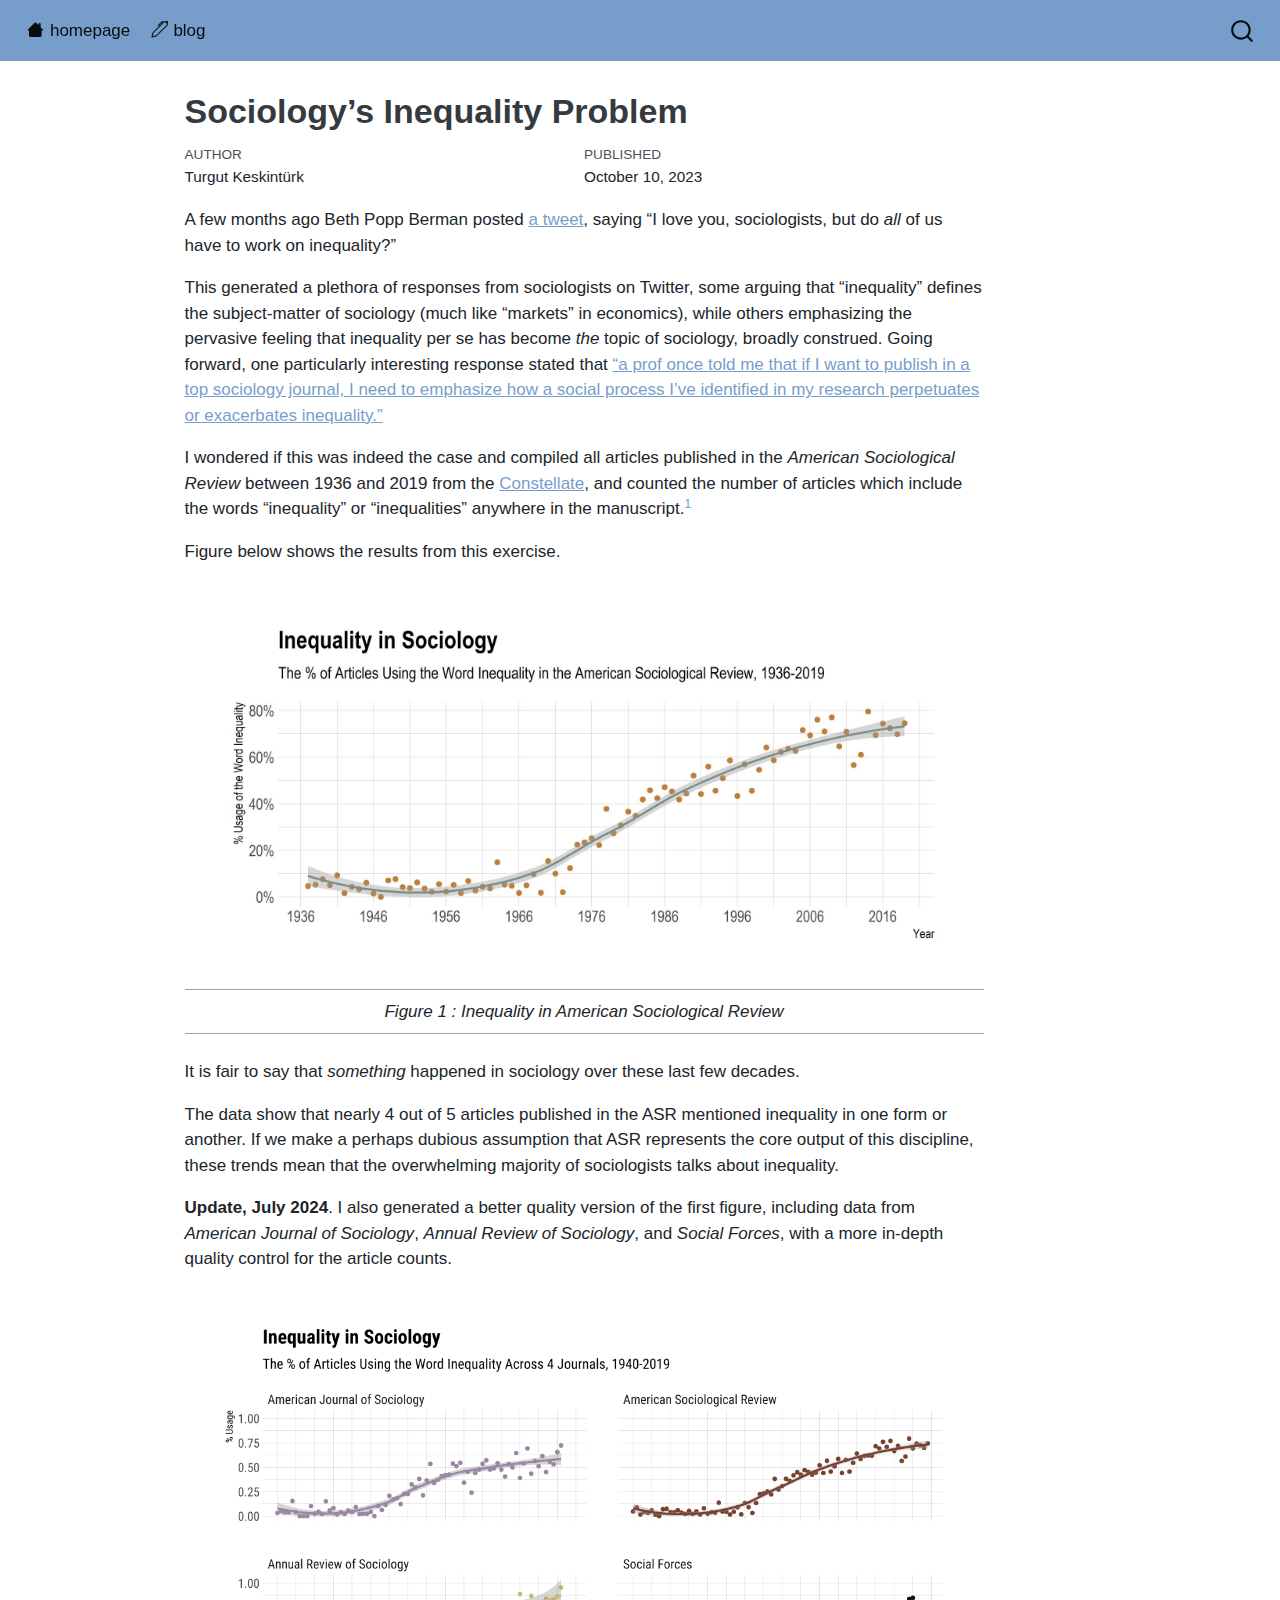
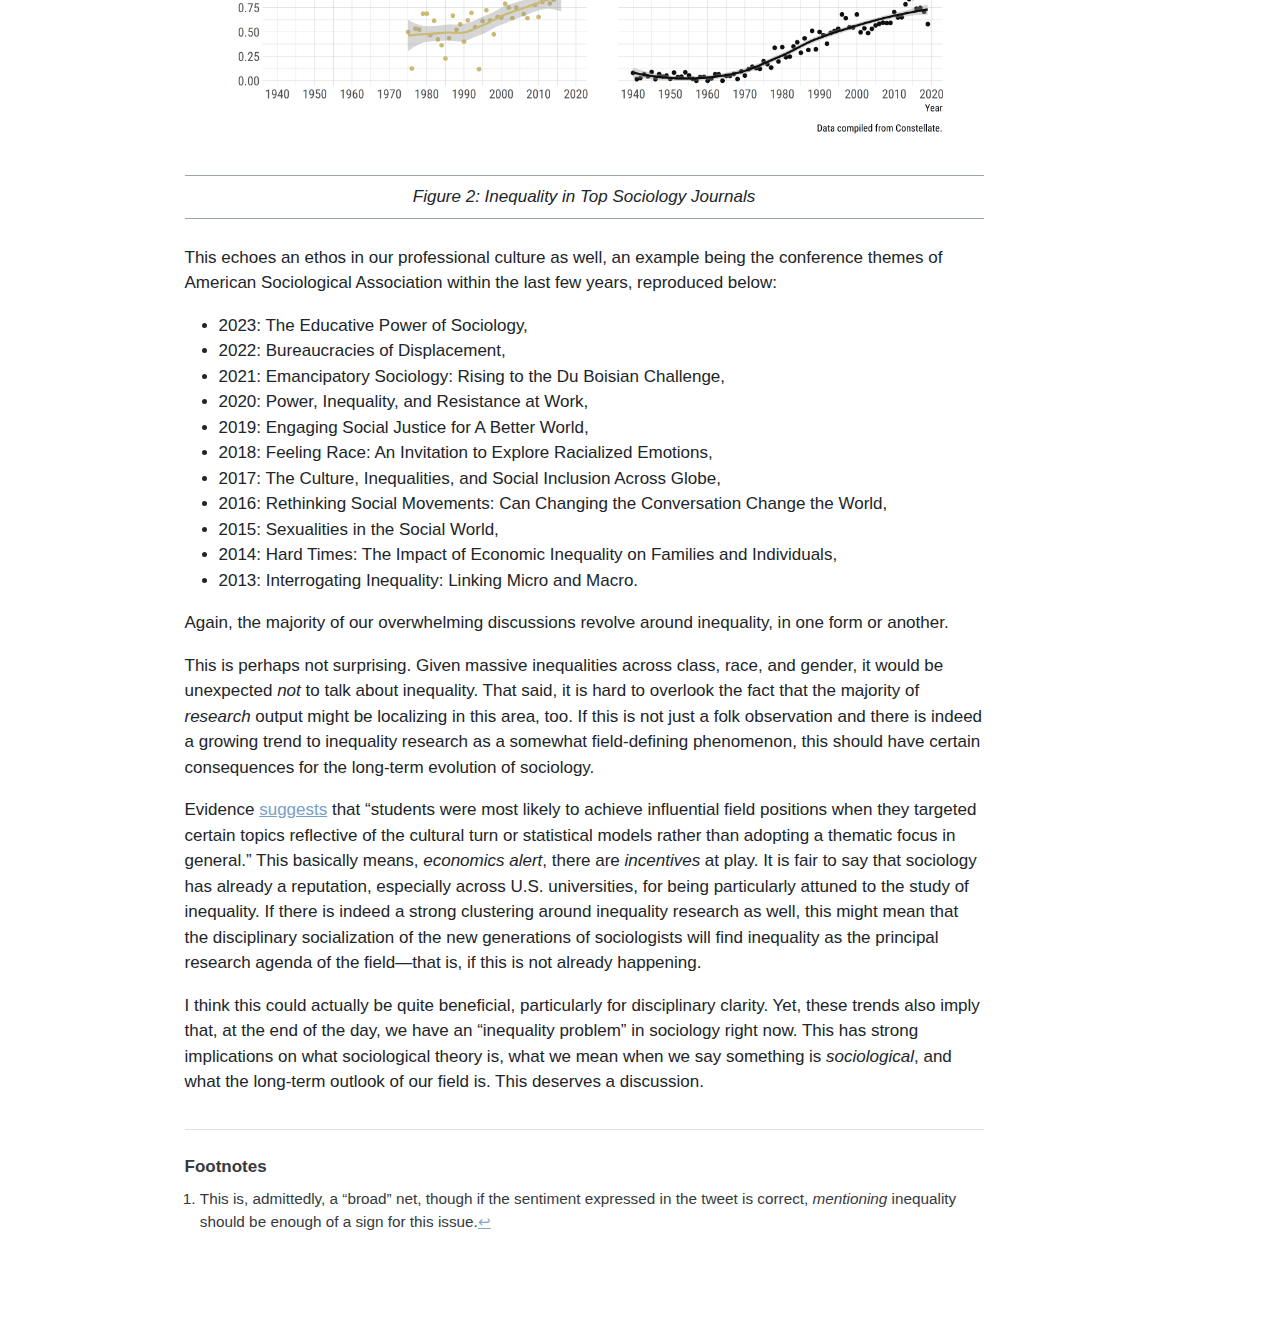
<file: docs/inequality/index.html>
<!DOCTYPE html>
<html xmlns="http://www.w3.org/1999/xhtml" lang="en" xml:lang="en"><head>

<meta charset="utf-8">
<meta name="generator" content="quarto-1.3.450">

<meta name="viewport" content="width=device-width, initial-scale=1.0, user-scalable=yes">

<meta name="author" content="Turgut Keskintürk">
<meta name="dcterms.date" content="2023-10-10">

<title>Blog - Sociology’s Inequality Problem</title>
<style>
code{white-space: pre-wrap;}
span.smallcaps{font-variant: small-caps;}
div.columns{display: flex; gap: min(4vw, 1.5em);}
div.column{flex: auto; overflow-x: auto;}
div.hanging-indent{margin-left: 1.5em; text-indent: -1.5em;}
ul.task-list{list-style: none;}
ul.task-list li input[type="checkbox"] {
  width: 0.8em;
  margin: 0 0.8em 0.2em -1em; /* quarto-specific, see https://github.com/quarto-dev/quarto-cli/issues/4556 */ 
  vertical-align: middle;
}
</style>


<script src="../site_libs/quarto-nav/quarto-nav.js"></script>
<script src="../site_libs/quarto-nav/headroom.min.js"></script>
<script src="../site_libs/clipboard/clipboard.min.js"></script>
<script src="../site_libs/quarto-search/autocomplete.umd.js"></script>
<script src="../site_libs/quarto-search/fuse.min.js"></script>
<script src="../site_libs/quarto-search/quarto-search.js"></script>
<meta name="quarto:offset" content="../">
<script src="../site_libs/quarto-html/quarto.js"></script>
<script src="../site_libs/quarto-html/popper.min.js"></script>
<script src="../site_libs/quarto-html/tippy.umd.min.js"></script>
<script src="../site_libs/quarto-html/anchor.min.js"></script>
<link href="../site_libs/quarto-html/tippy.css" rel="stylesheet">
<link href="../site_libs/quarto-html/quarto-syntax-highlighting.css" rel="stylesheet" id="quarto-text-highlighting-styles">
<script src="../site_libs/bootstrap/bootstrap.min.js"></script>
<link href="../site_libs/bootstrap/bootstrap-icons.css" rel="stylesheet">
<link href="../site_libs/bootstrap/bootstrap.min.css" rel="stylesheet" id="quarto-bootstrap" data-mode="light">
<script id="quarto-search-options" type="application/json">{
  "location": "navbar",
  "copy-button": false,
  "collapse-after": 3,
  "panel-placement": "end",
  "type": "overlay",
  "limit": 20,
  "language": {
    "search-no-results-text": "No results",
    "search-matching-documents-text": "matching documents",
    "search-copy-link-title": "Copy link to search",
    "search-hide-matches-text": "Hide additional matches",
    "search-more-match-text": "more match in this document",
    "search-more-matches-text": "more matches in this document",
    "search-clear-button-title": "Clear",
    "search-detached-cancel-button-title": "Cancel",
    "search-submit-button-title": "Submit",
    "search-label": "Search"
  }
}</script>


<meta property="og:title" content="Blog - Sociology’s Inequality Problem">
<meta property="og:description" content="">
<meta property="og:image" content="../assets/inequality01.jpg">
<meta property="og:site-name" content="Blog">
<meta name="twitter:title" content="Blog - Sociology’s Inequality Problem">
<meta name="twitter:description" content="">
<meta name="twitter:image" content="../assets/inequality01.jpg">
<meta name="twitter:card" content="summary_large_image">
</head>

<body class="nav-fixed fullcontent">

<div id="quarto-search-results"></div>
  <header id="quarto-header" class="headroom fixed-top">
    <nav class="navbar navbar-expand-lg navbar-dark ">
      <div class="navbar-container container-fluid">
            <div id="quarto-search" class="" title="Search"></div>
          <button class="navbar-toggler" type="button" data-bs-toggle="collapse" data-bs-target="#navbarCollapse" aria-controls="navbarCollapse" aria-expanded="false" aria-label="Toggle navigation" onclick="if (window.quartoToggleHeadroom) { window.quartoToggleHeadroom(); }">
  <span class="navbar-toggler-icon"></span>
</button>
          <div class="collapse navbar-collapse" id="navbarCollapse">
            <ul class="navbar-nav navbar-nav-scroll me-auto">
  <li class="nav-item">
    <a class="nav-link" href="https://tkeskinturk.github.io/" rel="" target=""><i class="bi bi-house" role="img">
</i> 
 <span class="menu-text">homepage</span></a>
  </li>  
  <li class="nav-item">
    <a class="nav-link" href="https://tkeskinturk.github.io/blog/" rel="" target=""><i class="bi bi-pen" role="img">
</i> 
 <span class="menu-text">blog</span></a>
  </li>  
</ul>
            <div class="quarto-navbar-tools ms-auto">
</div>
          </div> <!-- /navcollapse -->
      </div> <!-- /container-fluid -->
    </nav>
</header>
<!-- content -->
<div id="quarto-content" class="quarto-container page-columns page-rows-contents page-layout-article page-navbar">
<!-- sidebar -->
<!-- margin-sidebar -->
    
<!-- main -->
<main class="content" id="quarto-document-content">

<header id="title-block-header" class="quarto-title-block default">
<div class="quarto-title">
<h1 class="title">Sociology’s Inequality Problem</h1>
</div>



<div class="quarto-title-meta">

    <div>
    <div class="quarto-title-meta-heading">Author</div>
    <div class="quarto-title-meta-contents">
             <p>Turgut Keskintürk </p>
          </div>
  </div>
    
    <div>
    <div class="quarto-title-meta-heading">Published</div>
    <div class="quarto-title-meta-contents">
      <p class="date">October 10, 2023</p>
    </div>
  </div>
  
    
  </div>
  

</header>

<p>A few months ago Beth Popp Berman posted <a href="https://twitter.com/epopppp/status/1585804781204881410">a tweet</a>, saying “I love you, sociologists, but do <em>all</em> of us have to work on inequality?”</p>
<p>This generated a plethora of responses from sociologists on Twitter, some arguing that “inequality” defines the subject-matter of sociology (much like “markets” in economics), while others emphasizing the pervasive feeling that inequality per se has become <em>the</em> topic of sociology, broadly construed. Going forward, one particularly interesting response stated that <a href="https://twitter.com/chiarapack/status/1585842671972909061">“a prof once told me that if I want to publish in a top sociology journal, I need to emphasize how a social process I’ve identified in my research perpetuates or exacerbates inequality.”</a></p>
<p>I wondered if this was indeed the case and compiled all articles published in the <em>American Sociological Review</em> between 1936 and 2019 from the <a href="https://constellate.org/">Constellate</a>, and counted the number of articles which include the words “inequality” or “inequalities” anywhere in the manuscript.<a href="#fn1" class="footnote-ref" id="fnref1" role="doc-noteref"><sup>1</sup></a></p>
<p>Figure below shows the results from this exercise.</p>
<table class="table">
<thead>
<tr class="header">
<th style="text-align: center;"><img src="../assets/inequality01.jpg" class="img-fluid" alt="Fig"></th>
</tr>
</thead>
<tbody>
<tr class="odd">
<td style="text-align: center;"><em>Figure 1 : Inequality in American Sociological Review</em></td>
</tr>
</tbody>
</table>
<p>It is fair to say that <em>something</em> happened in sociology over these last few decades.</p>
<p>The data show that nearly 4 out of 5 articles published in the ASR mentioned inequality in one form or another. If we make a perhaps dubious assumption that ASR represents the core output of this discipline, these trends mean that the overwhelming majority of sociologists talks about inequality.</p>
<p><strong>Update, July 2024</strong>. I also generated a better quality version of the first figure, including data from <em>American Journal of Sociology</em>, <em>Annual Review of Sociology</em>, and <em>Social Forces</em>, with a more in-depth quality control for the article counts.</p>
<table class="table">
<thead>
<tr class="header">
<th style="text-align: center;"><img src="../assets/inequality02.png" class="img-fluid" alt="Fig"></th>
</tr>
</thead>
<tbody>
<tr class="odd">
<td style="text-align: center;"><em>Figure 2: Inequality in Top Sociology Journals</em></td>
</tr>
</tbody>
</table>
<p>This echoes an ethos in our professional culture as well, an example being the conference themes of American Sociological Association within the last few years, reproduced below:</p>
<ul>
<li>2023: The Educative Power of Sociology,</li>
<li>2022: Bureaucracies of Displacement,</li>
<li>2021: Emancipatory Sociology: Rising to the Du Boisian Challenge,</li>
<li>2020: Power, Inequality, and Resistance at Work,</li>
<li>2019: Engaging Social Justice for A Better World,</li>
<li>2018: Feeling Race: An Invitation to Explore Racialized Emotions,</li>
<li>2017: The Culture, Inequalities, and Social Inclusion Across Globe,</li>
<li>2016: Rethinking Social Movements: Can Changing the Conversation Change the World,</li>
<li>2015: Sexualities in the Social World,</li>
<li>2014: Hard Times: The Impact of Economic Inequality on Families and Individuals,</li>
<li>2013: Interrogating Inequality: Linking Micro and Macro.</li>
</ul>
<p>Again, the majority of our overwhelming discussions revolve around inequality, in one form or another.</p>
<p>This is perhaps not surprising. Given massive inequalities across class, race, and gender, it would be unexpected <em>not</em> to talk about inequality. That said, it is hard to overlook the fact that the majority of <em>research</em> output might be localizing in this area, too. If this is not just a folk observation and there is indeed a growing trend to inequality research as a somewhat field-defining phenomenon, this should have certain consequences for the long-term evolution of sociology.</p>
<p>Evidence <a href="https://journals.sagepub.com/doi/full/10.1177/00031224211056267">suggests</a> that “students were most likely to achieve influential field positions when they targeted certain topics reflective of the cultural turn or statistical models rather than adopting a thematic focus in general.” This basically means, <em>economics alert</em>, there are <em>incentives</em> at play. It is fair to say that sociology has already a reputation, especially across U.S. universities, for being particularly attuned to the study of inequality. If there is indeed a strong clustering around inequality research as well, this might mean that the disciplinary socialization of the new generations of sociologists will find inequality as the principal research agenda of the field—that is, if this is not already happening.</p>
<p>I think this could actually be quite beneficial, particularly for disciplinary clarity. Yet, these trends also imply that, at the end of the day, we have an “inequality problem” in sociology right now. This has strong implications on what sociological theory is, what we mean when we say something is <em>sociological</em>, and what the long-term outlook of our field is. This deserves a discussion.</p>




<div id="quarto-appendix" class="default"><section id="footnotes" class="footnotes footnotes-end-of-document" role="doc-endnotes"><h2 class="anchored quarto-appendix-heading">Footnotes</h2>

<ol>
<li id="fn1"><p>This is, admittedly, a “broad” net, though if the sentiment expressed in the tweet is correct, <em>mentioning</em> inequality should be enough of a sign for this issue.<a href="#fnref1" class="footnote-back" role="doc-backlink">↩︎</a></p></li>
</ol>
</section></div></main> <!-- /main -->
<script id="quarto-html-after-body" type="application/javascript">
window.document.addEventListener("DOMContentLoaded", function (event) {
  const toggleBodyColorMode = (bsSheetEl) => {
    const mode = bsSheetEl.getAttribute("data-mode");
    const bodyEl = window.document.querySelector("body");
    if (mode === "dark") {
      bodyEl.classList.add("quarto-dark");
      bodyEl.classList.remove("quarto-light");
    } else {
      bodyEl.classList.add("quarto-light");
      bodyEl.classList.remove("quarto-dark");
    }
  }
  const toggleBodyColorPrimary = () => {
    const bsSheetEl = window.document.querySelector("link#quarto-bootstrap");
    if (bsSheetEl) {
      toggleBodyColorMode(bsSheetEl);
    }
  }
  toggleBodyColorPrimary();  
  const icon = "";
  const anchorJS = new window.AnchorJS();
  anchorJS.options = {
    placement: 'right',
    icon: icon
  };
  anchorJS.add('.anchored');
  const isCodeAnnotation = (el) => {
    for (const clz of el.classList) {
      if (clz.startsWith('code-annotation-')) {                     
        return true;
      }
    }
    return false;
  }
  const clipboard = new window.ClipboardJS('.code-copy-button', {
    text: function(trigger) {
      const codeEl = trigger.previousElementSibling.cloneNode(true);
      for (const childEl of codeEl.children) {
        if (isCodeAnnotation(childEl)) {
          childEl.remove();
        }
      }
      return codeEl.innerText;
    }
  });
  clipboard.on('success', function(e) {
    // button target
    const button = e.trigger;
    // don't keep focus
    button.blur();
    // flash "checked"
    button.classList.add('code-copy-button-checked');
    var currentTitle = button.getAttribute("title");
    button.setAttribute("title", "Copied!");
    let tooltip;
    if (window.bootstrap) {
      button.setAttribute("data-bs-toggle", "tooltip");
      button.setAttribute("data-bs-placement", "left");
      button.setAttribute("data-bs-title", "Copied!");
      tooltip = new bootstrap.Tooltip(button, 
        { trigger: "manual", 
          customClass: "code-copy-button-tooltip",
          offset: [0, -8]});
      tooltip.show();    
    }
    setTimeout(function() {
      if (tooltip) {
        tooltip.hide();
        button.removeAttribute("data-bs-title");
        button.removeAttribute("data-bs-toggle");
        button.removeAttribute("data-bs-placement");
      }
      button.setAttribute("title", currentTitle);
      button.classList.remove('code-copy-button-checked');
    }, 1000);
    // clear code selection
    e.clearSelection();
  });
  function tippyHover(el, contentFn) {
    const config = {
      allowHTML: true,
      content: contentFn,
      maxWidth: 500,
      delay: 100,
      arrow: false,
      appendTo: function(el) {
          return el.parentElement;
      },
      interactive: true,
      interactiveBorder: 10,
      theme: 'quarto',
      placement: 'bottom-start'
    };
    window.tippy(el, config); 
  }
  const noterefs = window.document.querySelectorAll('a[role="doc-noteref"]');
  for (var i=0; i<noterefs.length; i++) {
    const ref = noterefs[i];
    tippyHover(ref, function() {
      // use id or data attribute instead here
      let href = ref.getAttribute('data-footnote-href') || ref.getAttribute('href');
      try { href = new URL(href).hash; } catch {}
      const id = href.replace(/^#\/?/, "");
      const note = window.document.getElementById(id);
      return note.innerHTML;
    });
  }
      let selectedAnnoteEl;
      const selectorForAnnotation = ( cell, annotation) => {
        let cellAttr = 'data-code-cell="' + cell + '"';
        let lineAttr = 'data-code-annotation="' +  annotation + '"';
        const selector = 'span[' + cellAttr + '][' + lineAttr + ']';
        return selector;
      }
      const selectCodeLines = (annoteEl) => {
        const doc = window.document;
        const targetCell = annoteEl.getAttribute("data-target-cell");
        const targetAnnotation = annoteEl.getAttribute("data-target-annotation");
        const annoteSpan = window.document.querySelector(selectorForAnnotation(targetCell, targetAnnotation));
        const lines = annoteSpan.getAttribute("data-code-lines").split(",");
        const lineIds = lines.map((line) => {
          return targetCell + "-" + line;
        })
        let top = null;
        let height = null;
        let parent = null;
        if (lineIds.length > 0) {
            //compute the position of the single el (top and bottom and make a div)
            const el = window.document.getElementById(lineIds[0]);
            top = el.offsetTop;
            height = el.offsetHeight;
            parent = el.parentElement.parentElement;
          if (lineIds.length > 1) {
            const lastEl = window.document.getElementById(lineIds[lineIds.length - 1]);
            const bottom = lastEl.offsetTop + lastEl.offsetHeight;
            height = bottom - top;
          }
          if (top !== null && height !== null && parent !== null) {
            // cook up a div (if necessary) and position it 
            let div = window.document.getElementById("code-annotation-line-highlight");
            if (div === null) {
              div = window.document.createElement("div");
              div.setAttribute("id", "code-annotation-line-highlight");
              div.style.position = 'absolute';
              parent.appendChild(div);
            }
            div.style.top = top - 2 + "px";
            div.style.height = height + 4 + "px";
            let gutterDiv = window.document.getElementById("code-annotation-line-highlight-gutter");
            if (gutterDiv === null) {
              gutterDiv = window.document.createElement("div");
              gutterDiv.setAttribute("id", "code-annotation-line-highlight-gutter");
              gutterDiv.style.position = 'absolute';
              const codeCell = window.document.getElementById(targetCell);
              const gutter = codeCell.querySelector('.code-annotation-gutter');
              gutter.appendChild(gutterDiv);
            }
            gutterDiv.style.top = top - 2 + "px";
            gutterDiv.style.height = height + 4 + "px";
          }
          selectedAnnoteEl = annoteEl;
        }
      };
      const unselectCodeLines = () => {
        const elementsIds = ["code-annotation-line-highlight", "code-annotation-line-highlight-gutter"];
        elementsIds.forEach((elId) => {
          const div = window.document.getElementById(elId);
          if (div) {
            div.remove();
          }
        });
        selectedAnnoteEl = undefined;
      };
      // Attach click handler to the DT
      const annoteDls = window.document.querySelectorAll('dt[data-target-cell]');
      for (const annoteDlNode of annoteDls) {
        annoteDlNode.addEventListener('click', (event) => {
          const clickedEl = event.target;
          if (clickedEl !== selectedAnnoteEl) {
            unselectCodeLines();
            const activeEl = window.document.querySelector('dt[data-target-cell].code-annotation-active');
            if (activeEl) {
              activeEl.classList.remove('code-annotation-active');
            }
            selectCodeLines(clickedEl);
            clickedEl.classList.add('code-annotation-active');
          } else {
            // Unselect the line
            unselectCodeLines();
            clickedEl.classList.remove('code-annotation-active');
          }
        });
      }
  const findCites = (el) => {
    const parentEl = el.parentElement;
    if (parentEl) {
      const cites = parentEl.dataset.cites;
      if (cites) {
        return {
          el,
          cites: cites.split(' ')
        };
      } else {
        return findCites(el.parentElement)
      }
    } else {
      return undefined;
    }
  };
  var bibliorefs = window.document.querySelectorAll('a[role="doc-biblioref"]');
  for (var i=0; i<bibliorefs.length; i++) {
    const ref = bibliorefs[i];
    const citeInfo = findCites(ref);
    if (citeInfo) {
      tippyHover(citeInfo.el, function() {
        var popup = window.document.createElement('div');
        citeInfo.cites.forEach(function(cite) {
          var citeDiv = window.document.createElement('div');
          citeDiv.classList.add('hanging-indent');
          citeDiv.classList.add('csl-entry');
          var biblioDiv = window.document.getElementById('ref-' + cite);
          if (biblioDiv) {
            citeDiv.innerHTML = biblioDiv.innerHTML;
          }
          popup.appendChild(citeDiv);
        });
        return popup.innerHTML;
      });
    }
  }
});
</script>
</div> <!-- /content -->



</body></html>
</file>
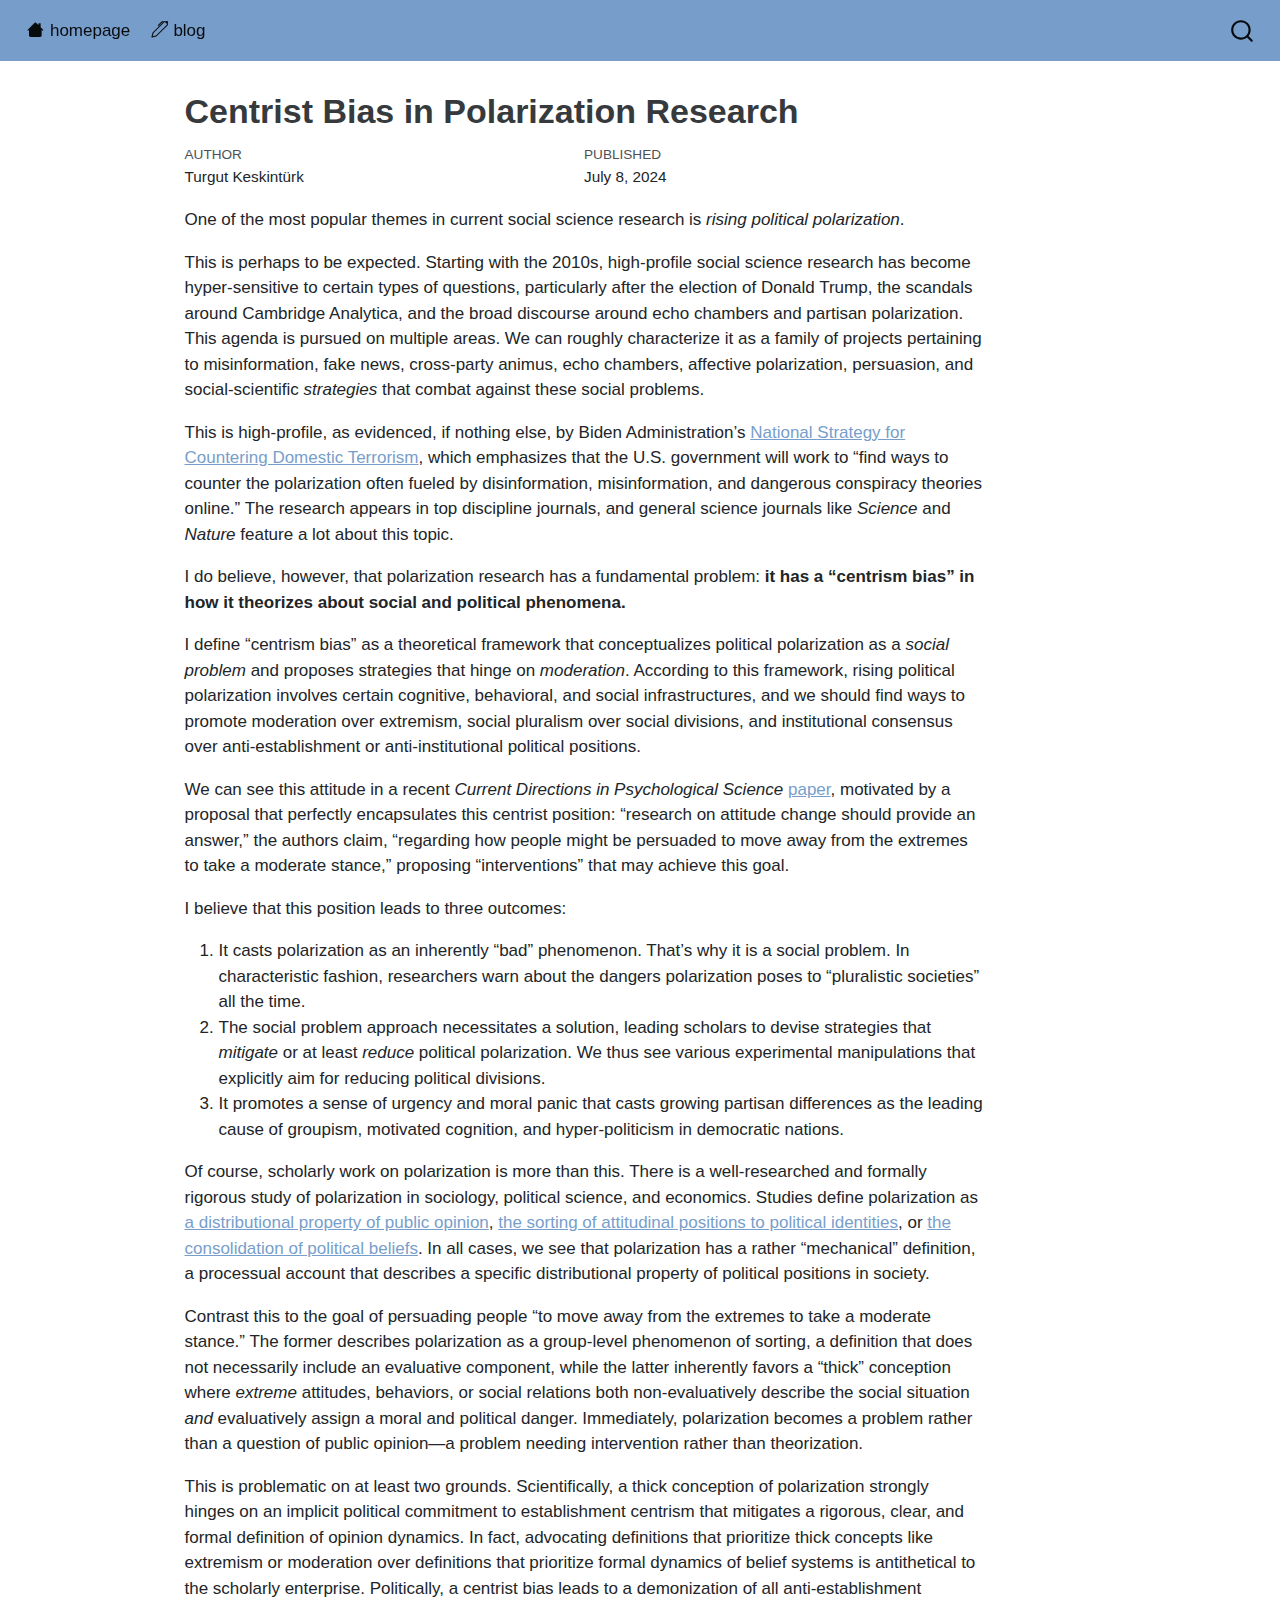
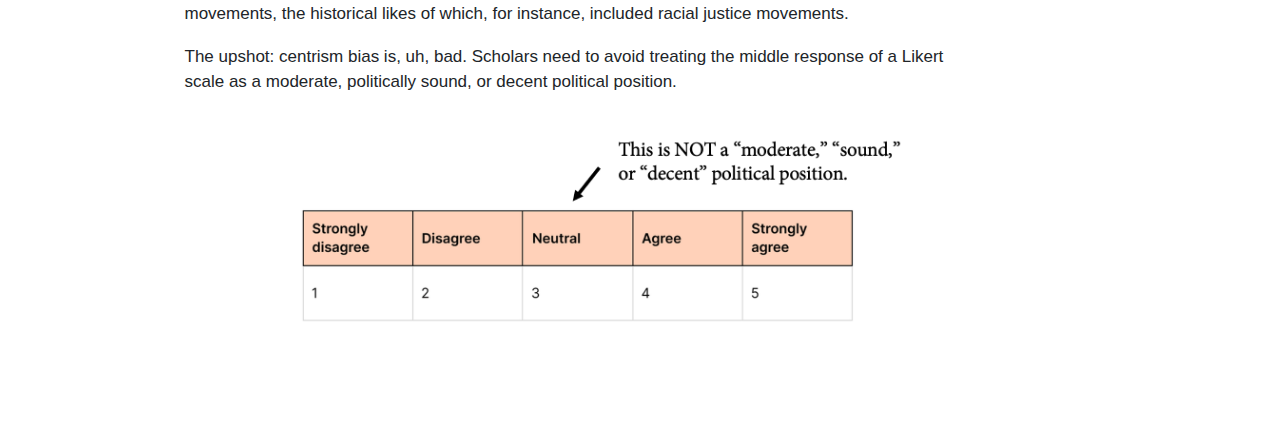
<file: docs/polarized/index.html>
<!DOCTYPE html>
<html xmlns="http://www.w3.org/1999/xhtml" lang="en" xml:lang="en"><head>

<meta charset="utf-8">
<meta name="generator" content="quarto-1.3.450">

<meta name="viewport" content="width=device-width, initial-scale=1.0, user-scalable=yes">

<meta name="author" content="Turgut Keskintürk">
<meta name="dcterms.date" content="2024-07-08">

<title>Blog - Centrist Bias in Polarization Research</title>
<style>
code{white-space: pre-wrap;}
span.smallcaps{font-variant: small-caps;}
div.columns{display: flex; gap: min(4vw, 1.5em);}
div.column{flex: auto; overflow-x: auto;}
div.hanging-indent{margin-left: 1.5em; text-indent: -1.5em;}
ul.task-list{list-style: none;}
ul.task-list li input[type="checkbox"] {
  width: 0.8em;
  margin: 0 0.8em 0.2em -1em; /* quarto-specific, see https://github.com/quarto-dev/quarto-cli/issues/4556 */ 
  vertical-align: middle;
}
</style>


<script src="../site_libs/quarto-nav/quarto-nav.js"></script>
<script src="../site_libs/quarto-nav/headroom.min.js"></script>
<script src="../site_libs/clipboard/clipboard.min.js"></script>
<script src="../site_libs/quarto-search/autocomplete.umd.js"></script>
<script src="../site_libs/quarto-search/fuse.min.js"></script>
<script src="../site_libs/quarto-search/quarto-search.js"></script>
<meta name="quarto:offset" content="../">
<script src="../site_libs/quarto-html/quarto.js"></script>
<script src="../site_libs/quarto-html/popper.min.js"></script>
<script src="../site_libs/quarto-html/tippy.umd.min.js"></script>
<script src="../site_libs/quarto-html/anchor.min.js"></script>
<link href="../site_libs/quarto-html/tippy.css" rel="stylesheet">
<link href="../site_libs/quarto-html/quarto-syntax-highlighting.css" rel="stylesheet" id="quarto-text-highlighting-styles">
<script src="../site_libs/bootstrap/bootstrap.min.js"></script>
<link href="../site_libs/bootstrap/bootstrap-icons.css" rel="stylesheet">
<link href="../site_libs/bootstrap/bootstrap.min.css" rel="stylesheet" id="quarto-bootstrap" data-mode="light">
<script id="quarto-search-options" type="application/json">{
  "location": "navbar",
  "copy-button": false,
  "collapse-after": 3,
  "panel-placement": "end",
  "type": "overlay",
  "limit": 20,
  "language": {
    "search-no-results-text": "No results",
    "search-matching-documents-text": "matching documents",
    "search-copy-link-title": "Copy link to search",
    "search-hide-matches-text": "Hide additional matches",
    "search-more-match-text": "more match in this document",
    "search-more-matches-text": "more matches in this document",
    "search-clear-button-title": "Clear",
    "search-detached-cancel-button-title": "Cancel",
    "search-submit-button-title": "Submit",
    "search-label": "Search"
  }
}</script>


<meta property="og:title" content="Blog - Centrist Bias in Polarization Research">
<meta property="og:description" content="">
<meta property="og:image" content="../assets/polarization01.jpg">
<meta property="og:site-name" content="Blog">
<meta name="twitter:title" content="Blog - Centrist Bias in Polarization Research">
<meta name="twitter:description" content="">
<meta name="twitter:image" content="../assets/polarization01.jpg">
<meta name="twitter:card" content="summary_large_image">
</head>

<body class="nav-fixed fullcontent">

<div id="quarto-search-results"></div>
  <header id="quarto-header" class="headroom fixed-top">
    <nav class="navbar navbar-expand-lg navbar-dark ">
      <div class="navbar-container container-fluid">
            <div id="quarto-search" class="" title="Search"></div>
          <button class="navbar-toggler" type="button" data-bs-toggle="collapse" data-bs-target="#navbarCollapse" aria-controls="navbarCollapse" aria-expanded="false" aria-label="Toggle navigation" onclick="if (window.quartoToggleHeadroom) { window.quartoToggleHeadroom(); }">
  <span class="navbar-toggler-icon"></span>
</button>
          <div class="collapse navbar-collapse" id="navbarCollapse">
            <ul class="navbar-nav navbar-nav-scroll me-auto">
  <li class="nav-item">
    <a class="nav-link" href="https://tkeskinturk.github.io/" rel="" target=""><i class="bi bi-house" role="img">
</i> 
 <span class="menu-text">homepage</span></a>
  </li>  
  <li class="nav-item">
    <a class="nav-link" href="https://tkeskinturk.github.io/blog/" rel="" target=""><i class="bi bi-pen" role="img">
</i> 
 <span class="menu-text">blog</span></a>
  </li>  
</ul>
            <div class="quarto-navbar-tools ms-auto">
</div>
          </div> <!-- /navcollapse -->
      </div> <!-- /container-fluid -->
    </nav>
</header>
<!-- content -->
<div id="quarto-content" class="quarto-container page-columns page-rows-contents page-layout-article page-navbar">
<!-- sidebar -->
<!-- margin-sidebar -->
    
<!-- main -->
<main class="content" id="quarto-document-content">

<header id="title-block-header" class="quarto-title-block default">
<div class="quarto-title">
<h1 class="title">Centrist Bias in Polarization Research</h1>
</div>



<div class="quarto-title-meta">

    <div>
    <div class="quarto-title-meta-heading">Author</div>
    <div class="quarto-title-meta-contents">
             <p>Turgut Keskintürk </p>
          </div>
  </div>
    
    <div>
    <div class="quarto-title-meta-heading">Published</div>
    <div class="quarto-title-meta-contents">
      <p class="date">July 8, 2024</p>
    </div>
  </div>
  
    
  </div>
  

</header>

<p>One of the most popular themes in current social science research is <em>rising political polarization</em>.</p>
<p>This is perhaps to be expected. Starting with the 2010s, high-profile social science research has become hyper-sensitive to certain types of questions, particularly after the election of Donald Trump, the scandals around Cambridge Analytica, and the broad discourse around echo chambers and partisan polarization. This agenda is pursued on multiple areas. We can roughly characterize it as a family of projects pertaining to misinformation, fake news, cross-party animus, echo chambers, affective polarization, persuasion, and social-scientific <em>strategies</em> that combat against these social problems.</p>
<p>This is high-profile, as evidenced, if nothing else, by Biden Administration’s <a href="https://www.whitehouse.gov/briefing-room/statements-releases/2021/06/15/fact-sheet-national-strategy-for-countering-domestic-terrorism/">National Strategy for Countering Domestic Terrorism</a>, which emphasizes that the U.S. government will work to “find ways to counter the polarization often fueled by disinformation, misinformation, and dangerous conspiracy theories online.” The research appears in top discipline journals, and general science journals like <em>Science</em> and <em>Nature</em> feature a lot about this topic.</p>
<p>I do believe, however, that polarization research has a fundamental problem: <strong>it has a “centrism bias” in how it theorizes about social and political phenomena.</strong></p>
<p>I define “centrism bias” as a theoretical framework that conceptualizes political polarization as a <em>social problem</em> and proposes strategies that hinge on <em>moderation</em>. According to this framework, rising political polarization involves certain cognitive, behavioral, and social infrastructures, and we should find ways to promote moderation over extremism, social pluralism over social divisions, and institutional consensus over anti-establishment or anti-institutional political positions.</p>
<p>We can see this attitude in a recent <em>Current Directions in Psychological Science</em> <a href="https://journals.sagepub.com/doi/full/10.1177/09637214241242452">paper</a>, motivated by a proposal that perfectly encapsulates this centrist position: “research on attitude change should provide an answer,” the authors claim, “regarding how people might be persuaded to move away from the extremes to take a moderate stance,” proposing “interventions” that may achieve this goal.</p>
<p>I believe that this position leads to three outcomes:</p>
<ol type="1">
<li>It casts polarization as an inherently “bad” phenomenon. That’s why it is a social problem. In characteristic fashion, researchers warn about the dangers polarization poses to “pluralistic societies” all the time.</li>
<li>The social problem approach necessitates a solution, leading scholars to devise strategies that <em>mitigate</em> or at least <em>reduce</em> political polarization. We thus see various experimental manipulations that explicitly aim for reducing political divisions.</li>
<li>It promotes a sense of urgency and moral panic that casts growing partisan differences as the leading cause of groupism, motivated cognition, and hyper-politicism in democratic nations.</li>
</ol>
<p>Of course, scholarly work on polarization is more than this. There is a well-researched and formally rigorous study of polarization in sociology, political science, and economics. Studies define polarization as <a href="https://www.journals.uchicago.edu/doi/abs/10.1086/230995">a distributional property of public opinion</a>, <a href="https://www.journals.uchicago.edu/doi/abs/10.1086/590649">the sorting of attitudinal positions to political identities</a>, or <a href="https://journals.sagepub.com/doi/abs/10.1177/0003122420922989">the consolidation of political beliefs</a>. In all cases, we see that polarization has a rather “mechanical” definition, a processual account that describes a specific distributional property of political positions in society.</p>
<p>Contrast this to the goal of persuading people “to move away from the extremes to take a moderate stance.” The former describes polarization as a group-level phenomenon of sorting, a definition that does not necessarily include an evaluative component, while the latter inherently favors a “thick” conception where <em>extreme</em> attitudes, behaviors, or social relations both non-evaluatively describe the social situation <em>and</em> evaluatively assign a moral and political danger. Immediately, polarization becomes a problem rather than a question of public opinion—a problem needing intervention rather than theorization.</p>
<p>This is problematic on at least two grounds. Scientifically, a thick conception of polarization strongly hinges on an implicit political commitment to establishment centrism that mitigates a rigorous, clear, and formal definition of opinion dynamics. In fact, advocating definitions that prioritize thick concepts like extremism or moderation over definitions that prioritize formal dynamics of belief systems is antithetical to the scholarly enterprise. Politically, a centrist bias leads to a demonization of all anti-establishment movements, the historical likes of which, for instance, included racial justice movements.</p>
<p>The upshot: centrism bias is, uh, bad. Scholars need to avoid treating the middle response of a Likert scale as a moderate, politically sound, or decent political position.</p>
<p><img src="../assets/polarization02.jpg" class="img-fluid"></p>



</main> <!-- /main -->
<script id="quarto-html-after-body" type="application/javascript">
window.document.addEventListener("DOMContentLoaded", function (event) {
  const toggleBodyColorMode = (bsSheetEl) => {
    const mode = bsSheetEl.getAttribute("data-mode");
    const bodyEl = window.document.querySelector("body");
    if (mode === "dark") {
      bodyEl.classList.add("quarto-dark");
      bodyEl.classList.remove("quarto-light");
    } else {
      bodyEl.classList.add("quarto-light");
      bodyEl.classList.remove("quarto-dark");
    }
  }
  const toggleBodyColorPrimary = () => {
    const bsSheetEl = window.document.querySelector("link#quarto-bootstrap");
    if (bsSheetEl) {
      toggleBodyColorMode(bsSheetEl);
    }
  }
  toggleBodyColorPrimary();  
  const icon = "";
  const anchorJS = new window.AnchorJS();
  anchorJS.options = {
    placement: 'right',
    icon: icon
  };
  anchorJS.add('.anchored');
  const isCodeAnnotation = (el) => {
    for (const clz of el.classList) {
      if (clz.startsWith('code-annotation-')) {                     
        return true;
      }
    }
    return false;
  }
  const clipboard = new window.ClipboardJS('.code-copy-button', {
    text: function(trigger) {
      const codeEl = trigger.previousElementSibling.cloneNode(true);
      for (const childEl of codeEl.children) {
        if (isCodeAnnotation(childEl)) {
          childEl.remove();
        }
      }
      return codeEl.innerText;
    }
  });
  clipboard.on('success', function(e) {
    // button target
    const button = e.trigger;
    // don't keep focus
    button.blur();
    // flash "checked"
    button.classList.add('code-copy-button-checked');
    var currentTitle = button.getAttribute("title");
    button.setAttribute("title", "Copied!");
    let tooltip;
    if (window.bootstrap) {
      button.setAttribute("data-bs-toggle", "tooltip");
      button.setAttribute("data-bs-placement", "left");
      button.setAttribute("data-bs-title", "Copied!");
      tooltip = new bootstrap.Tooltip(button, 
        { trigger: "manual", 
          customClass: "code-copy-button-tooltip",
          offset: [0, -8]});
      tooltip.show();    
    }
    setTimeout(function() {
      if (tooltip) {
        tooltip.hide();
        button.removeAttribute("data-bs-title");
        button.removeAttribute("data-bs-toggle");
        button.removeAttribute("data-bs-placement");
      }
      button.setAttribute("title", currentTitle);
      button.classList.remove('code-copy-button-checked');
    }, 1000);
    // clear code selection
    e.clearSelection();
  });
  function tippyHover(el, contentFn) {
    const config = {
      allowHTML: true,
      content: contentFn,
      maxWidth: 500,
      delay: 100,
      arrow: false,
      appendTo: function(el) {
          return el.parentElement;
      },
      interactive: true,
      interactiveBorder: 10,
      theme: 'quarto',
      placement: 'bottom-start'
    };
    window.tippy(el, config); 
  }
  const noterefs = window.document.querySelectorAll('a[role="doc-noteref"]');
  for (var i=0; i<noterefs.length; i++) {
    const ref = noterefs[i];
    tippyHover(ref, function() {
      // use id or data attribute instead here
      let href = ref.getAttribute('data-footnote-href') || ref.getAttribute('href');
      try { href = new URL(href).hash; } catch {}
      const id = href.replace(/^#\/?/, "");
      const note = window.document.getElementById(id);
      return note.innerHTML;
    });
  }
      let selectedAnnoteEl;
      const selectorForAnnotation = ( cell, annotation) => {
        let cellAttr = 'data-code-cell="' + cell + '"';
        let lineAttr = 'data-code-annotation="' +  annotation + '"';
        const selector = 'span[' + cellAttr + '][' + lineAttr + ']';
        return selector;
      }
      const selectCodeLines = (annoteEl) => {
        const doc = window.document;
        const targetCell = annoteEl.getAttribute("data-target-cell");
        const targetAnnotation = annoteEl.getAttribute("data-target-annotation");
        const annoteSpan = window.document.querySelector(selectorForAnnotation(targetCell, targetAnnotation));
        const lines = annoteSpan.getAttribute("data-code-lines").split(",");
        const lineIds = lines.map((line) => {
          return targetCell + "-" + line;
        })
        let top = null;
        let height = null;
        let parent = null;
        if (lineIds.length > 0) {
            //compute the position of the single el (top and bottom and make a div)
            const el = window.document.getElementById(lineIds[0]);
            top = el.offsetTop;
            height = el.offsetHeight;
            parent = el.parentElement.parentElement;
          if (lineIds.length > 1) {
            const lastEl = window.document.getElementById(lineIds[lineIds.length - 1]);
            const bottom = lastEl.offsetTop + lastEl.offsetHeight;
            height = bottom - top;
          }
          if (top !== null && height !== null && parent !== null) {
            // cook up a div (if necessary) and position it 
            let div = window.document.getElementById("code-annotation-line-highlight");
            if (div === null) {
              div = window.document.createElement("div");
              div.setAttribute("id", "code-annotation-line-highlight");
              div.style.position = 'absolute';
              parent.appendChild(div);
            }
            div.style.top = top - 2 + "px";
            div.style.height = height + 4 + "px";
            let gutterDiv = window.document.getElementById("code-annotation-line-highlight-gutter");
            if (gutterDiv === null) {
              gutterDiv = window.document.createElement("div");
              gutterDiv.setAttribute("id", "code-annotation-line-highlight-gutter");
              gutterDiv.style.position = 'absolute';
              const codeCell = window.document.getElementById(targetCell);
              const gutter = codeCell.querySelector('.code-annotation-gutter');
              gutter.appendChild(gutterDiv);
            }
            gutterDiv.style.top = top - 2 + "px";
            gutterDiv.style.height = height + 4 + "px";
          }
          selectedAnnoteEl = annoteEl;
        }
      };
      const unselectCodeLines = () => {
        const elementsIds = ["code-annotation-line-highlight", "code-annotation-line-highlight-gutter"];
        elementsIds.forEach((elId) => {
          const div = window.document.getElementById(elId);
          if (div) {
            div.remove();
          }
        });
        selectedAnnoteEl = undefined;
      };
      // Attach click handler to the DT
      const annoteDls = window.document.querySelectorAll('dt[data-target-cell]');
      for (const annoteDlNode of annoteDls) {
        annoteDlNode.addEventListener('click', (event) => {
          const clickedEl = event.target;
          if (clickedEl !== selectedAnnoteEl) {
            unselectCodeLines();
            const activeEl = window.document.querySelector('dt[data-target-cell].code-annotation-active');
            if (activeEl) {
              activeEl.classList.remove('code-annotation-active');
            }
            selectCodeLines(clickedEl);
            clickedEl.classList.add('code-annotation-active');
          } else {
            // Unselect the line
            unselectCodeLines();
            clickedEl.classList.remove('code-annotation-active');
          }
        });
      }
  const findCites = (el) => {
    const parentEl = el.parentElement;
    if (parentEl) {
      const cites = parentEl.dataset.cites;
      if (cites) {
        return {
          el,
          cites: cites.split(' ')
        };
      } else {
        return findCites(el.parentElement)
      }
    } else {
      return undefined;
    }
  };
  var bibliorefs = window.document.querySelectorAll('a[role="doc-biblioref"]');
  for (var i=0; i<bibliorefs.length; i++) {
    const ref = bibliorefs[i];
    const citeInfo = findCites(ref);
    if (citeInfo) {
      tippyHover(citeInfo.el, function() {
        var popup = window.document.createElement('div');
        citeInfo.cites.forEach(function(cite) {
          var citeDiv = window.document.createElement('div');
          citeDiv.classList.add('hanging-indent');
          citeDiv.classList.add('csl-entry');
          var biblioDiv = window.document.getElementById('ref-' + cite);
          if (biblioDiv) {
            citeDiv.innerHTML = biblioDiv.innerHTML;
          }
          popup.appendChild(citeDiv);
        });
        return popup.innerHTML;
      });
    }
  }
});
</script>
</div> <!-- /content -->



</body></html>
</file>
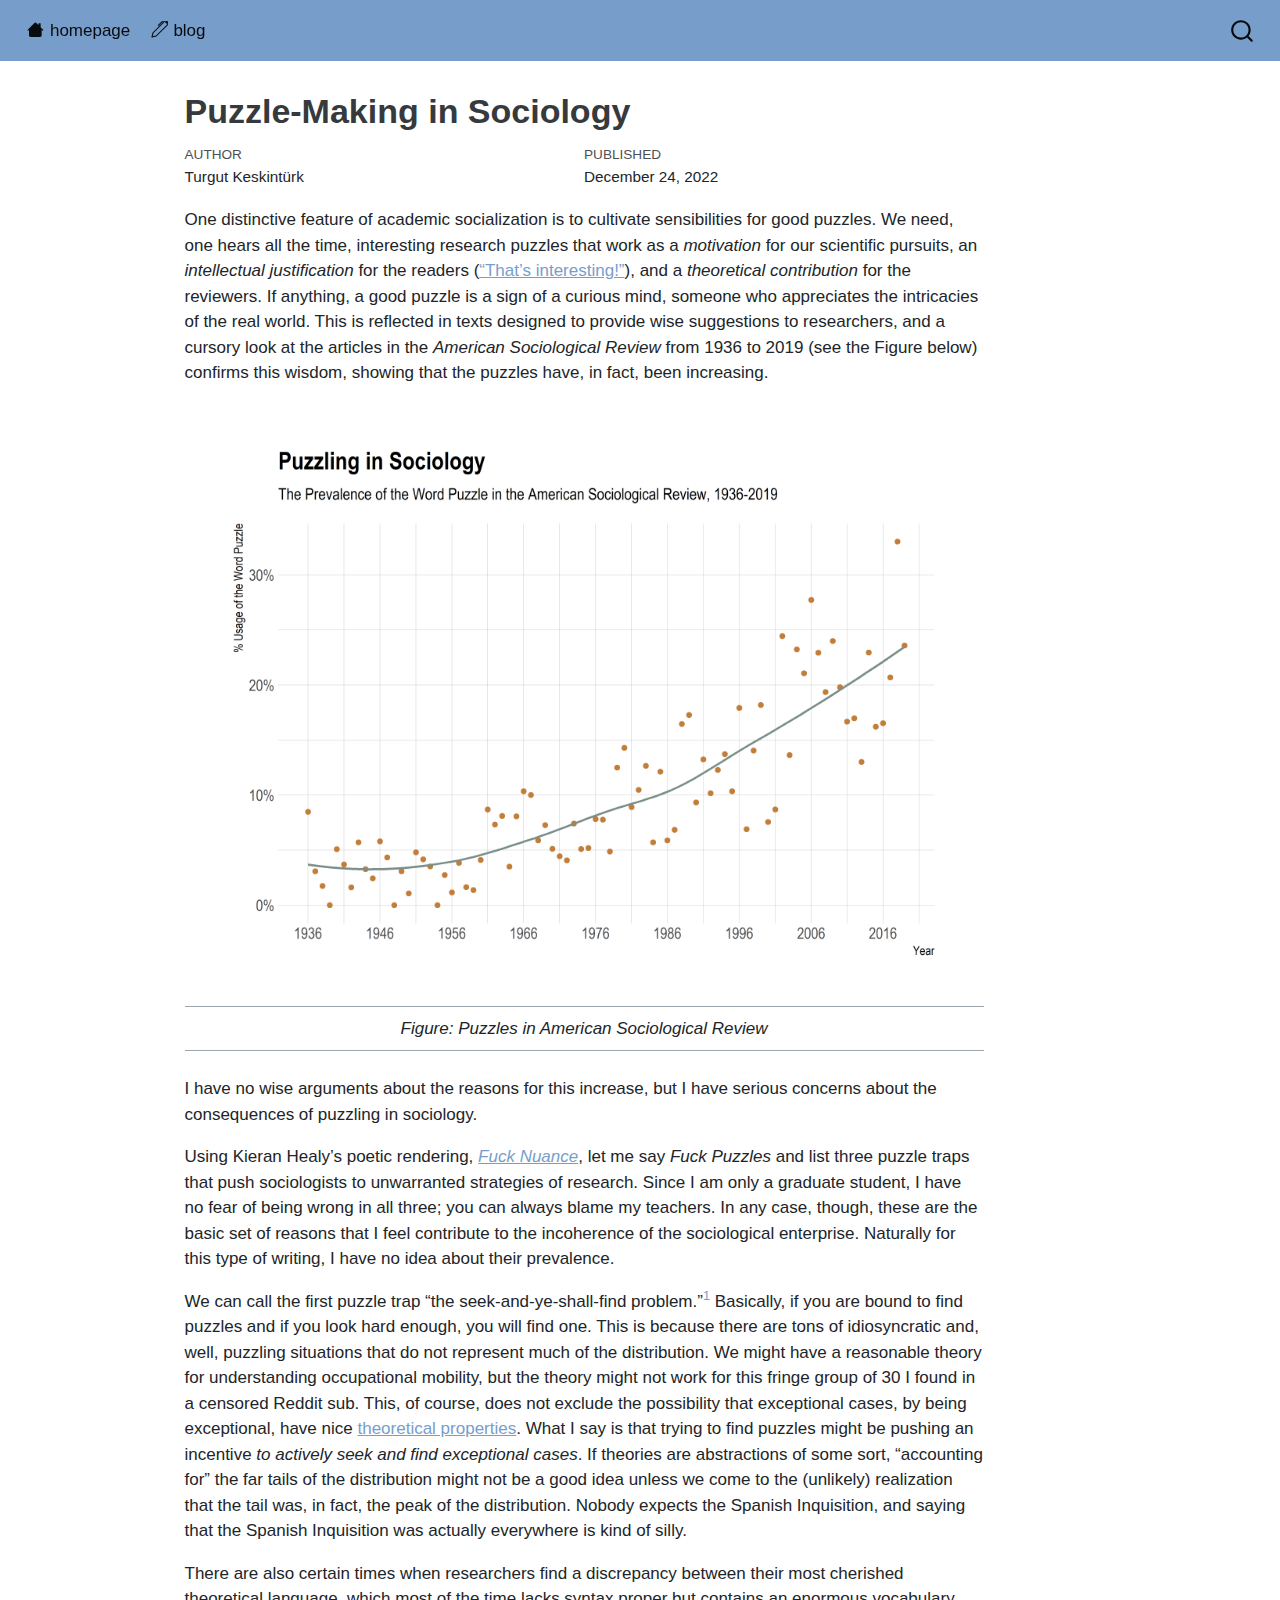
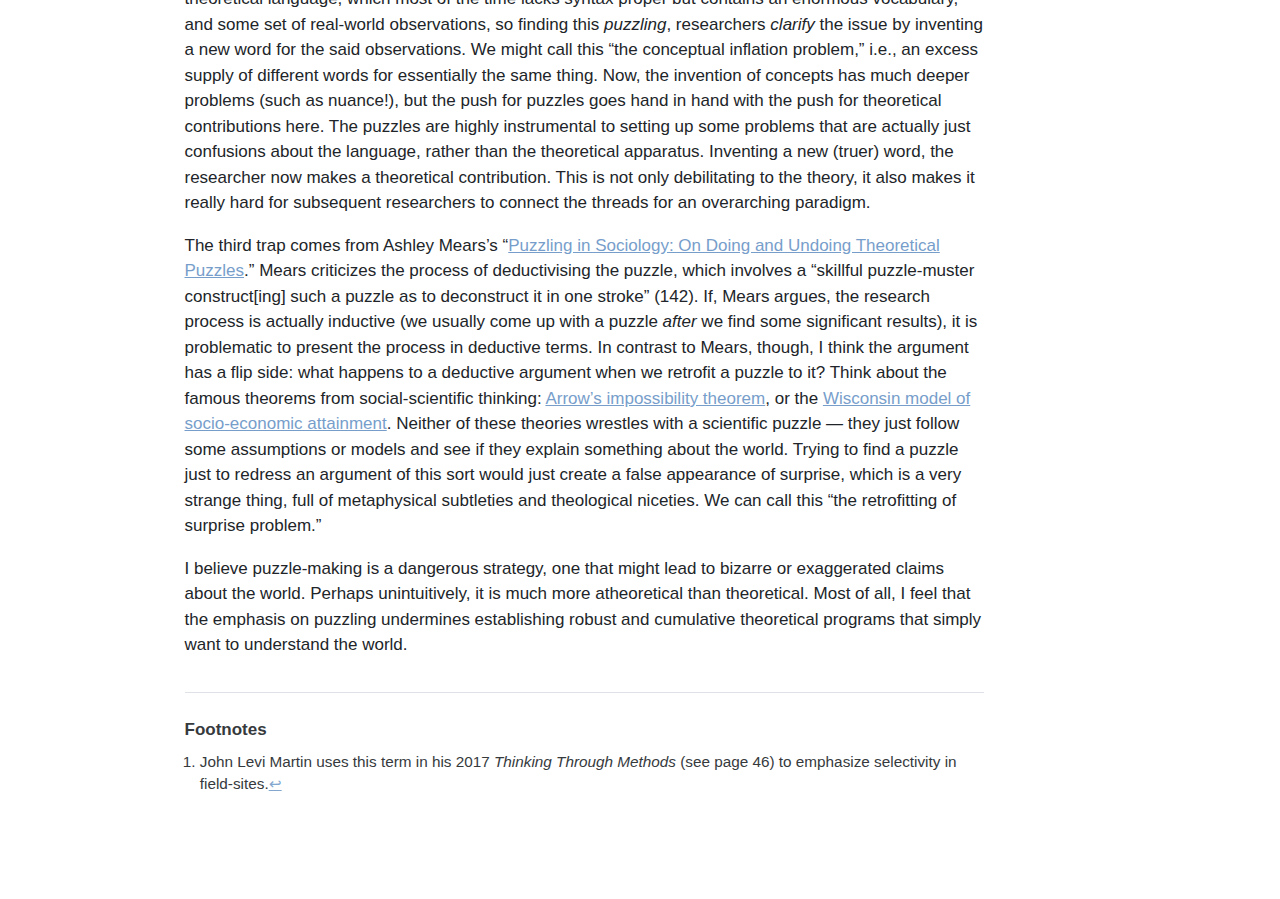
<file: docs/puzzles/index.html>
<!DOCTYPE html>
<html xmlns="http://www.w3.org/1999/xhtml" lang="en" xml:lang="en"><head>

<meta charset="utf-8">
<meta name="generator" content="quarto-1.3.450">

<meta name="viewport" content="width=device-width, initial-scale=1.0, user-scalable=yes">

<meta name="author" content="Turgut Keskintürk">
<meta name="dcterms.date" content="2022-12-24">

<title>Blog - Puzzle-Making in Sociology</title>
<style>
code{white-space: pre-wrap;}
span.smallcaps{font-variant: small-caps;}
div.columns{display: flex; gap: min(4vw, 1.5em);}
div.column{flex: auto; overflow-x: auto;}
div.hanging-indent{margin-left: 1.5em; text-indent: -1.5em;}
ul.task-list{list-style: none;}
ul.task-list li input[type="checkbox"] {
  width: 0.8em;
  margin: 0 0.8em 0.2em -1em; /* quarto-specific, see https://github.com/quarto-dev/quarto-cli/issues/4556 */ 
  vertical-align: middle;
}
</style>


<script src="../site_libs/quarto-nav/quarto-nav.js"></script>
<script src="../site_libs/quarto-nav/headroom.min.js"></script>
<script src="../site_libs/clipboard/clipboard.min.js"></script>
<script src="../site_libs/quarto-search/autocomplete.umd.js"></script>
<script src="../site_libs/quarto-search/fuse.min.js"></script>
<script src="../site_libs/quarto-search/quarto-search.js"></script>
<meta name="quarto:offset" content="../">
<script src="../site_libs/quarto-html/quarto.js"></script>
<script src="../site_libs/quarto-html/popper.min.js"></script>
<script src="../site_libs/quarto-html/tippy.umd.min.js"></script>
<script src="../site_libs/quarto-html/anchor.min.js"></script>
<link href="../site_libs/quarto-html/tippy.css" rel="stylesheet">
<link href="../site_libs/quarto-html/quarto-syntax-highlighting.css" rel="stylesheet" id="quarto-text-highlighting-styles">
<script src="../site_libs/bootstrap/bootstrap.min.js"></script>
<link href="../site_libs/bootstrap/bootstrap-icons.css" rel="stylesheet">
<link href="../site_libs/bootstrap/bootstrap.min.css" rel="stylesheet" id="quarto-bootstrap" data-mode="light">
<script id="quarto-search-options" type="application/json">{
  "location": "navbar",
  "copy-button": false,
  "collapse-after": 3,
  "panel-placement": "end",
  "type": "overlay",
  "limit": 20,
  "language": {
    "search-no-results-text": "No results",
    "search-matching-documents-text": "matching documents",
    "search-copy-link-title": "Copy link to search",
    "search-hide-matches-text": "Hide additional matches",
    "search-more-match-text": "more match in this document",
    "search-more-matches-text": "more matches in this document",
    "search-clear-button-title": "Clear",
    "search-detached-cancel-button-title": "Cancel",
    "search-submit-button-title": "Submit",
    "search-label": "Search"
  }
}</script>


<meta property="og:title" content="Blog - Puzzle-Making in Sociology">
<meta property="og:description" content="">
<meta property="og:image" content="../images/puzzles.png">
<meta property="og:site-name" content="Blog">
<meta name="twitter:title" content="Blog - Puzzle-Making in Sociology">
<meta name="twitter:description" content="">
<meta name="twitter:image" content="../images/puzzles.png">
<meta name="twitter:card" content="summary_large_image">
</head>

<body class="nav-fixed fullcontent">

<div id="quarto-search-results"></div>
  <header id="quarto-header" class="headroom fixed-top">
    <nav class="navbar navbar-expand-lg navbar-dark ">
      <div class="navbar-container container-fluid">
            <div id="quarto-search" class="" title="Search"></div>
          <button class="navbar-toggler" type="button" data-bs-toggle="collapse" data-bs-target="#navbarCollapse" aria-controls="navbarCollapse" aria-expanded="false" aria-label="Toggle navigation" onclick="if (window.quartoToggleHeadroom) { window.quartoToggleHeadroom(); }">
  <span class="navbar-toggler-icon"></span>
</button>
          <div class="collapse navbar-collapse" id="navbarCollapse">
            <ul class="navbar-nav navbar-nav-scroll me-auto">
  <li class="nav-item">
    <a class="nav-link" href="https://tkeskinturk.github.io/" rel="" target=""><i class="bi bi-house" role="img">
</i> 
 <span class="menu-text">homepage</span></a>
  </li>  
  <li class="nav-item">
    <a class="nav-link" href="https://tkeskinturk.github.io/blog/" rel="" target=""><i class="bi bi-pen" role="img">
</i> 
 <span class="menu-text">blog</span></a>
  </li>  
</ul>
            <div class="quarto-navbar-tools ms-auto">
</div>
          </div> <!-- /navcollapse -->
      </div> <!-- /container-fluid -->
    </nav>
</header>
<!-- content -->
<div id="quarto-content" class="quarto-container page-columns page-rows-contents page-layout-article page-navbar">
<!-- sidebar -->
<!-- margin-sidebar -->
    
<!-- main -->
<main class="content" id="quarto-document-content">

<header id="title-block-header" class="quarto-title-block default">
<div class="quarto-title">
<h1 class="title">Puzzle-Making in Sociology</h1>
</div>



<div class="quarto-title-meta">

    <div>
    <div class="quarto-title-meta-heading">Author</div>
    <div class="quarto-title-meta-contents">
             <p>Turgut Keskintürk </p>
          </div>
  </div>
    
    <div>
    <div class="quarto-title-meta-heading">Published</div>
    <div class="quarto-title-meta-contents">
      <p class="date">December 24, 2022</p>
    </div>
  </div>
  
    
  </div>
  

</header>

<p>One distinctive feature of academic socialization is to cultivate sensibilities for good puzzles. We need, one hears all the time, interesting research puzzles that work as a <em>motivation</em> for our scientific pursuits, an <em>intellectual justification</em> for the readers (<a href="https://proseminarcrossnationalstudies.files.wordpress.com/2009/11/thatsinteresting_1971.pdf">“That’s interesting!”</a>), and a <em>theoretical contribution</em> for the reviewers. If anything, a good puzzle is a sign of a curious mind, someone who appreciates the intricacies of the real world. This is reflected in texts designed to provide wise suggestions to researchers, and a cursory look at the articles in the <em>American Sociological Review</em> from 1936 to 2019 (see the Figure below) confirms this wisdom, showing that the puzzles have, in fact, been increasing.</p>
<table class="table">
<thead>
<tr class="header">
<th style="text-align: center;"><img src="../images/puzzles.png" class="img-fluid" alt="Fig"></th>
</tr>
</thead>
<tbody>
<tr class="odd">
<td style="text-align: center;"><em>Figure: Puzzles in American Sociological Review</em></td>
</tr>
</tbody>
</table>
<p>I have no wise arguments about the reasons for this increase, but I have serious concerns about the consequences of puzzling in sociology.</p>
<p>Using Kieran Healy’s poetic rendering, <a href="https://kieranhealy.org/files/papers/fuck-nuance.pdf"><em>Fuck Nuance</em></a>, let me say <em>Fuck Puzzles</em> and list three puzzle traps that push sociologists to unwarranted strategies of research. Since I am only a graduate student, I have no fear of being wrong in all three; you can always blame my teachers. In any case, though, these are the basic set of reasons that I feel contribute to the incoherence of the sociological enterprise. Naturally for this type of writing, I have no idea about their prevalence.</p>
<p>We can call the first puzzle trap “the seek-and-ye-shall-find problem.”<a href="#fn1" class="footnote-ref" id="fnref1" role="doc-noteref"><sup>1</sup></a> Basically, if you are bound to find puzzles and if you look hard enough, you will find one. This is because there are tons of idiosyncratic and, well, puzzling situations that do not represent much of the distribution. We might have a reasonable theory for understanding occupational mobility, but the theory might not work for this fringe group of 30 I found in a censored Reddit sub. This, of course, does not exclude the possibility that exceptional cases, by being exceptional, have nice <a href="https://www.jstor.org/stable/24467499">theoretical properties</a>. What I say is that trying to find puzzles might be pushing an incentive <em>to actively seek and find exceptional cases</em>. If theories are abstractions of some sort, “accounting for” the far tails of the distribution might not be a good idea unless we come to the (unlikely) realization that the tail was, in fact, the peak of the distribution. Nobody expects the Spanish Inquisition, and saying that the Spanish Inquisition was actually everywhere is kind of silly.</p>
<p>There are also certain times when researchers find a discrepancy between their most cherished theoretical language, which most of the time lacks syntax proper but contains an enormous vocabulary, and some set of real-world observations, so finding this <em>puzzling</em>, researchers <em>clarify</em> the issue by inventing a new word for the said observations. We might call this “the conceptual inflation problem,” i.e., an excess supply of different words for essentially the same thing. Now, the invention of concepts has much deeper problems (such as nuance!), but the push for puzzles goes hand in hand with the push for theoretical contributions here. The puzzles are highly instrumental to setting up some problems that are actually just confusions about the language, rather than the theoretical apparatus. Inventing a new (truer) word, the researcher now makes a theoretical contribution. This is not only debilitating to the theory, it also makes it really hard for subsequent researchers to connect the threads for an overarching paradigm.</p>
<p>The third trap comes from Ashley Mears’s “<a href="https://journals.sagepub.com/doi/10.1177/0735275117709775">Puzzling in Sociology: On Doing and Undoing Theoretical Puzzles</a>.” Mears criticizes the process of deductivising the puzzle, which involves a “skillful puzzle-muster construct[ing] such a puzzle as to deconstruct it in one stroke” (142). If, Mears argues, the research process is actually inductive (we usually come up with a puzzle <em>after</em> we find some significant results), it is problematic to present the process in deductive terms. In contrast to Mears, though, I think the argument has a flip side: what happens to a deductive argument when we retrofit a puzzle to it? Think about the famous theorems from social-scientific thinking: <a href="https://plato.stanford.edu/entries/arrows-theorem/">Arrow’s impossibility theorem</a>, or the <a href="https://en.wikipedia.org/wiki/Wisconsin_model">Wisconsin model of socio-economic attainment</a>. Neither of these theories wrestles with a scientific puzzle — they just follow some assumptions or models and see if they explain something about the world. Trying to find a puzzle just to redress an argument of this sort would just create a false appearance of surprise, which is a very strange thing, full of metaphysical subtleties and theological niceties. We can call this “the retrofitting of surprise problem.”</p>
<p>I believe puzzle-making is a dangerous strategy, one that might lead to bizarre or exaggerated claims about the world. Perhaps unintuitively, it is much more atheoretical than theoretical. Most of all, I feel that the emphasis on puzzling undermines establishing robust and cumulative theoretical programs that simply want to understand the world.</p>




<div id="quarto-appendix" class="default"><section id="footnotes" class="footnotes footnotes-end-of-document" role="doc-endnotes"><h2 class="anchored quarto-appendix-heading">Footnotes</h2>

<ol>
<li id="fn1"><p>John Levi Martin uses this term in his 2017 <em>Thinking Through Methods</em> (see page 46) to emphasize selectivity in field-sites.<a href="#fnref1" class="footnote-back" role="doc-backlink">↩︎</a></p></li>
</ol>
</section></div></main> <!-- /main -->
<script id="quarto-html-after-body" type="application/javascript">
window.document.addEventListener("DOMContentLoaded", function (event) {
  const toggleBodyColorMode = (bsSheetEl) => {
    const mode = bsSheetEl.getAttribute("data-mode");
    const bodyEl = window.document.querySelector("body");
    if (mode === "dark") {
      bodyEl.classList.add("quarto-dark");
      bodyEl.classList.remove("quarto-light");
    } else {
      bodyEl.classList.add("quarto-light");
      bodyEl.classList.remove("quarto-dark");
    }
  }
  const toggleBodyColorPrimary = () => {
    const bsSheetEl = window.document.querySelector("link#quarto-bootstrap");
    if (bsSheetEl) {
      toggleBodyColorMode(bsSheetEl);
    }
  }
  toggleBodyColorPrimary();  
  const icon = "";
  const anchorJS = new window.AnchorJS();
  anchorJS.options = {
    placement: 'right',
    icon: icon
  };
  anchorJS.add('.anchored');
  const isCodeAnnotation = (el) => {
    for (const clz of el.classList) {
      if (clz.startsWith('code-annotation-')) {                     
        return true;
      }
    }
    return false;
  }
  const clipboard = new window.ClipboardJS('.code-copy-button', {
    text: function(trigger) {
      const codeEl = trigger.previousElementSibling.cloneNode(true);
      for (const childEl of codeEl.children) {
        if (isCodeAnnotation(childEl)) {
          childEl.remove();
        }
      }
      return codeEl.innerText;
    }
  });
  clipboard.on('success', function(e) {
    // button target
    const button = e.trigger;
    // don't keep focus
    button.blur();
    // flash "checked"
    button.classList.add('code-copy-button-checked');
    var currentTitle = button.getAttribute("title");
    button.setAttribute("title", "Copied!");
    let tooltip;
    if (window.bootstrap) {
      button.setAttribute("data-bs-toggle", "tooltip");
      button.setAttribute("data-bs-placement", "left");
      button.setAttribute("data-bs-title", "Copied!");
      tooltip = new bootstrap.Tooltip(button, 
        { trigger: "manual", 
          customClass: "code-copy-button-tooltip",
          offset: [0, -8]});
      tooltip.show();    
    }
    setTimeout(function() {
      if (tooltip) {
        tooltip.hide();
        button.removeAttribute("data-bs-title");
        button.removeAttribute("data-bs-toggle");
        button.removeAttribute("data-bs-placement");
      }
      button.setAttribute("title", currentTitle);
      button.classList.remove('code-copy-button-checked');
    }, 1000);
    // clear code selection
    e.clearSelection();
  });
  function tippyHover(el, contentFn) {
    const config = {
      allowHTML: true,
      content: contentFn,
      maxWidth: 500,
      delay: 100,
      arrow: false,
      appendTo: function(el) {
          return el.parentElement;
      },
      interactive: true,
      interactiveBorder: 10,
      theme: 'quarto',
      placement: 'bottom-start'
    };
    window.tippy(el, config); 
  }
  const noterefs = window.document.querySelectorAll('a[role="doc-noteref"]');
  for (var i=0; i<noterefs.length; i++) {
    const ref = noterefs[i];
    tippyHover(ref, function() {
      // use id or data attribute instead here
      let href = ref.getAttribute('data-footnote-href') || ref.getAttribute('href');
      try { href = new URL(href).hash; } catch {}
      const id = href.replace(/^#\/?/, "");
      const note = window.document.getElementById(id);
      return note.innerHTML;
    });
  }
      let selectedAnnoteEl;
      const selectorForAnnotation = ( cell, annotation) => {
        let cellAttr = 'data-code-cell="' + cell + '"';
        let lineAttr = 'data-code-annotation="' +  annotation + '"';
        const selector = 'span[' + cellAttr + '][' + lineAttr + ']';
        return selector;
      }
      const selectCodeLines = (annoteEl) => {
        const doc = window.document;
        const targetCell = annoteEl.getAttribute("data-target-cell");
        const targetAnnotation = annoteEl.getAttribute("data-target-annotation");
        const annoteSpan = window.document.querySelector(selectorForAnnotation(targetCell, targetAnnotation));
        const lines = annoteSpan.getAttribute("data-code-lines").split(",");
        const lineIds = lines.map((line) => {
          return targetCell + "-" + line;
        })
        let top = null;
        let height = null;
        let parent = null;
        if (lineIds.length > 0) {
            //compute the position of the single el (top and bottom and make a div)
            const el = window.document.getElementById(lineIds[0]);
            top = el.offsetTop;
            height = el.offsetHeight;
            parent = el.parentElement.parentElement;
          if (lineIds.length > 1) {
            const lastEl = window.document.getElementById(lineIds[lineIds.length - 1]);
            const bottom = lastEl.offsetTop + lastEl.offsetHeight;
            height = bottom - top;
          }
          if (top !== null && height !== null && parent !== null) {
            // cook up a div (if necessary) and position it 
            let div = window.document.getElementById("code-annotation-line-highlight");
            if (div === null) {
              div = window.document.createElement("div");
              div.setAttribute("id", "code-annotation-line-highlight");
              div.style.position = 'absolute';
              parent.appendChild(div);
            }
            div.style.top = top - 2 + "px";
            div.style.height = height + 4 + "px";
            let gutterDiv = window.document.getElementById("code-annotation-line-highlight-gutter");
            if (gutterDiv === null) {
              gutterDiv = window.document.createElement("div");
              gutterDiv.setAttribute("id", "code-annotation-line-highlight-gutter");
              gutterDiv.style.position = 'absolute';
              const codeCell = window.document.getElementById(targetCell);
              const gutter = codeCell.querySelector('.code-annotation-gutter');
              gutter.appendChild(gutterDiv);
            }
            gutterDiv.style.top = top - 2 + "px";
            gutterDiv.style.height = height + 4 + "px";
          }
          selectedAnnoteEl = annoteEl;
        }
      };
      const unselectCodeLines = () => {
        const elementsIds = ["code-annotation-line-highlight", "code-annotation-line-highlight-gutter"];
        elementsIds.forEach((elId) => {
          const div = window.document.getElementById(elId);
          if (div) {
            div.remove();
          }
        });
        selectedAnnoteEl = undefined;
      };
      // Attach click handler to the DT
      const annoteDls = window.document.querySelectorAll('dt[data-target-cell]');
      for (const annoteDlNode of annoteDls) {
        annoteDlNode.addEventListener('click', (event) => {
          const clickedEl = event.target;
          if (clickedEl !== selectedAnnoteEl) {
            unselectCodeLines();
            const activeEl = window.document.querySelector('dt[data-target-cell].code-annotation-active');
            if (activeEl) {
              activeEl.classList.remove('code-annotation-active');
            }
            selectCodeLines(clickedEl);
            clickedEl.classList.add('code-annotation-active');
          } else {
            // Unselect the line
            unselectCodeLines();
            clickedEl.classList.remove('code-annotation-active');
          }
        });
      }
  const findCites = (el) => {
    const parentEl = el.parentElement;
    if (parentEl) {
      const cites = parentEl.dataset.cites;
      if (cites) {
        return {
          el,
          cites: cites.split(' ')
        };
      } else {
        return findCites(el.parentElement)
      }
    } else {
      return undefined;
    }
  };
  var bibliorefs = window.document.querySelectorAll('a[role="doc-biblioref"]');
  for (var i=0; i<bibliorefs.length; i++) {
    const ref = bibliorefs[i];
    const citeInfo = findCites(ref);
    if (citeInfo) {
      tippyHover(citeInfo.el, function() {
        var popup = window.document.createElement('div');
        citeInfo.cites.forEach(function(cite) {
          var citeDiv = window.document.createElement('div');
          citeDiv.classList.add('hanging-indent');
          citeDiv.classList.add('csl-entry');
          var biblioDiv = window.document.getElementById('ref-' + cite);
          if (biblioDiv) {
            citeDiv.innerHTML = biblioDiv.innerHTML;
          }
          popup.appendChild(citeDiv);
        });
        return popup.innerHTML;
      });
    }
  }
});
</script>
</div> <!-- /content -->



</body></html>
</file>
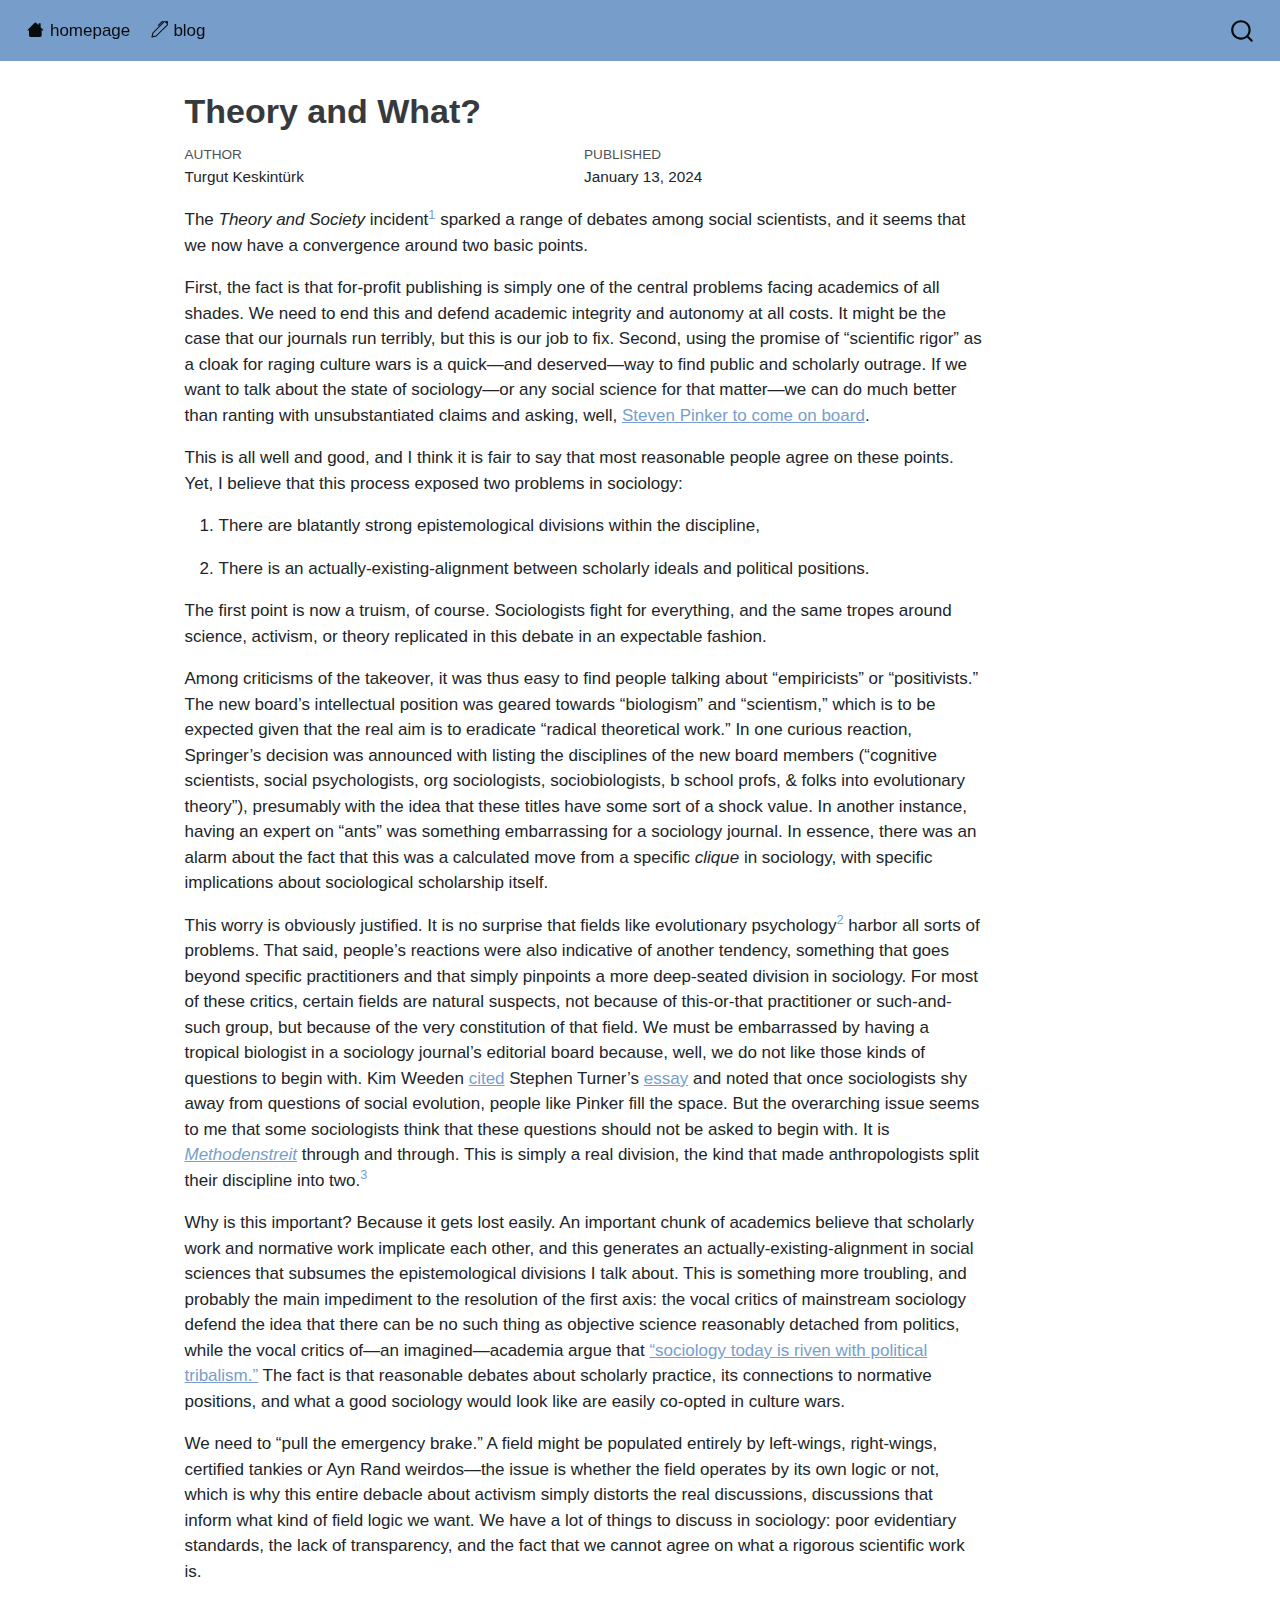
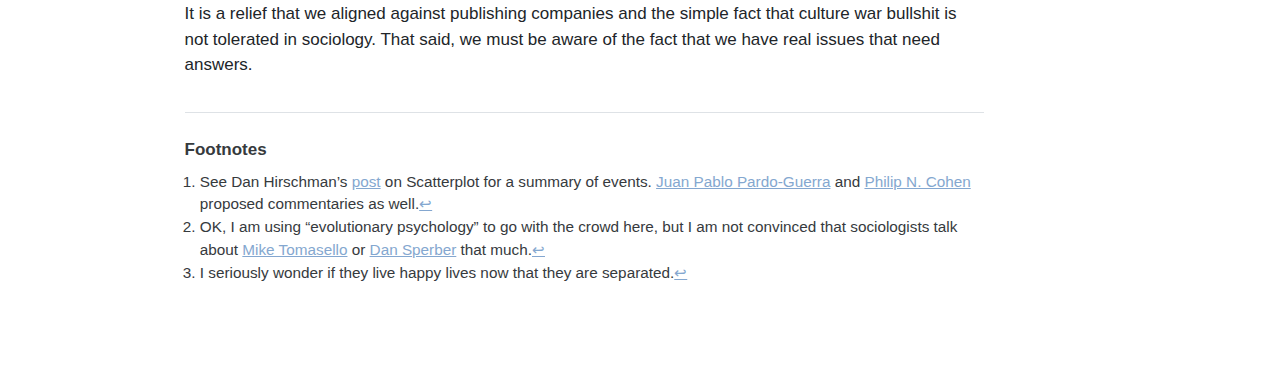
<file: docs/theory/index.html>
<!DOCTYPE html>
<html xmlns="http://www.w3.org/1999/xhtml" lang="en" xml:lang="en"><head>

<meta charset="utf-8">
<meta name="generator" content="quarto-1.3.450">

<meta name="viewport" content="width=device-width, initial-scale=1.0, user-scalable=yes">

<meta name="author" content="Turgut Keskintürk">
<meta name="dcterms.date" content="2024-01-13">

<title>Blog - Theory and What?</title>
<style>
code{white-space: pre-wrap;}
span.smallcaps{font-variant: small-caps;}
div.columns{display: flex; gap: min(4vw, 1.5em);}
div.column{flex: auto; overflow-x: auto;}
div.hanging-indent{margin-left: 1.5em; text-indent: -1.5em;}
ul.task-list{list-style: none;}
ul.task-list li input[type="checkbox"] {
  width: 0.8em;
  margin: 0 0.8em 0.2em -1em; /* quarto-specific, see https://github.com/quarto-dev/quarto-cli/issues/4556 */ 
  vertical-align: middle;
}
</style>


<script src="../site_libs/quarto-nav/quarto-nav.js"></script>
<script src="../site_libs/quarto-nav/headroom.min.js"></script>
<script src="../site_libs/clipboard/clipboard.min.js"></script>
<script src="../site_libs/quarto-search/autocomplete.umd.js"></script>
<script src="../site_libs/quarto-search/fuse.min.js"></script>
<script src="../site_libs/quarto-search/quarto-search.js"></script>
<meta name="quarto:offset" content="../">
<script src="../site_libs/quarto-html/quarto.js"></script>
<script src="../site_libs/quarto-html/popper.min.js"></script>
<script src="../site_libs/quarto-html/tippy.umd.min.js"></script>
<script src="../site_libs/quarto-html/anchor.min.js"></script>
<link href="../site_libs/quarto-html/tippy.css" rel="stylesheet">
<link href="../site_libs/quarto-html/quarto-syntax-highlighting.css" rel="stylesheet" id="quarto-text-highlighting-styles">
<script src="../site_libs/bootstrap/bootstrap.min.js"></script>
<link href="../site_libs/bootstrap/bootstrap-icons.css" rel="stylesheet">
<link href="../site_libs/bootstrap/bootstrap.min.css" rel="stylesheet" id="quarto-bootstrap" data-mode="light">
<script id="quarto-search-options" type="application/json">{
  "location": "navbar",
  "copy-button": false,
  "collapse-after": 3,
  "panel-placement": "end",
  "type": "overlay",
  "limit": 20,
  "language": {
    "search-no-results-text": "No results",
    "search-matching-documents-text": "matching documents",
    "search-copy-link-title": "Copy link to search",
    "search-hide-matches-text": "Hide additional matches",
    "search-more-match-text": "more match in this document",
    "search-more-matches-text": "more matches in this document",
    "search-clear-button-title": "Clear",
    "search-detached-cancel-button-title": "Cancel",
    "search-submit-button-title": "Submit",
    "search-label": "Search"
  }
}</script>


<meta property="og:title" content="Blog - Theory and What?">
<meta property="og:description" content="">
<meta property="og:image" content="../images/theory-society.png">
<meta property="og:site-name" content="Blog">
<meta name="twitter:title" content="Blog - Theory and What?">
<meta name="twitter:description" content="">
<meta name="twitter:image" content="../images/theory-society.png">
<meta name="twitter:card" content="summary_large_image">
</head>

<body class="nav-fixed fullcontent">

<div id="quarto-search-results"></div>
  <header id="quarto-header" class="headroom fixed-top">
    <nav class="navbar navbar-expand-lg navbar-dark ">
      <div class="navbar-container container-fluid">
            <div id="quarto-search" class="" title="Search"></div>
          <button class="navbar-toggler" type="button" data-bs-toggle="collapse" data-bs-target="#navbarCollapse" aria-controls="navbarCollapse" aria-expanded="false" aria-label="Toggle navigation" onclick="if (window.quartoToggleHeadroom) { window.quartoToggleHeadroom(); }">
  <span class="navbar-toggler-icon"></span>
</button>
          <div class="collapse navbar-collapse" id="navbarCollapse">
            <ul class="navbar-nav navbar-nav-scroll me-auto">
  <li class="nav-item">
    <a class="nav-link" href="https://tkeskinturk.github.io/" rel="" target=""><i class="bi bi-house" role="img">
</i> 
 <span class="menu-text">homepage</span></a>
  </li>  
  <li class="nav-item">
    <a class="nav-link" href="https://tkeskinturk.github.io/blog/" rel="" target=""><i class="bi bi-pen" role="img">
</i> 
 <span class="menu-text">blog</span></a>
  </li>  
</ul>
            <div class="quarto-navbar-tools ms-auto">
</div>
          </div> <!-- /navcollapse -->
      </div> <!-- /container-fluid -->
    </nav>
</header>
<!-- content -->
<div id="quarto-content" class="quarto-container page-columns page-rows-contents page-layout-article page-navbar">
<!-- sidebar -->
<!-- margin-sidebar -->
    
<!-- main -->
<main class="content" id="quarto-document-content">

<header id="title-block-header" class="quarto-title-block default">
<div class="quarto-title">
<h1 class="title">Theory and What?</h1>
</div>



<div class="quarto-title-meta">

    <div>
    <div class="quarto-title-meta-heading">Author</div>
    <div class="quarto-title-meta-contents">
             <p>Turgut Keskintürk </p>
          </div>
  </div>
    
    <div>
    <div class="quarto-title-meta-heading">Published</div>
    <div class="quarto-title-meta-contents">
      <p class="date">January 13, 2024</p>
    </div>
  </div>
  
    
  </div>
  

</header>

<p>The <em>Theory and Society</em> incident<a href="#fn1" class="footnote-ref" id="fnref1" role="doc-noteref"><sup>1</sup></a> sparked a range of debates among social scientists, and it seems that we now have a convergence around two basic points.</p>
<p>First, the fact is that for-profit publishing is simply one of the central problems facing academics of all shades. We need to end this and defend academic integrity and autonomy at all costs. It might be the case that our journals run terribly, but this is our job to fix. Second, using the promise of “scientific rigor” as a cloak for raging culture wars is a quick—and deserved—way to find public and scholarly outrage. If we want to talk about the state of sociology—or any social science for that matter—we can do much better than ranting with unsubstantiated claims and asking, well, <a href="https://link.springer.com/journal/11186/editors">Steven Pinker to come on board</a>.</p>
<p>This is all well and good, and I think it is fair to say that most reasonable people agree on these points. Yet, I believe that this process exposed two problems in sociology:</p>
<ol type="1">
<li><p>There are blatantly strong epistemological divisions within the discipline,</p></li>
<li><p>There is an actually-existing-alignment between scholarly ideals and political positions.</p></li>
</ol>
<p>The first point is now a truism, of course. Sociologists fight for everything, and the same tropes around science, activism, or theory replicated in this debate in an expectable fashion.</p>
<p>Among criticisms of the takeover, it was thus easy to find people talking about “empiricists” or “positivists.” The new board’s intellectual position was geared towards “biologism” and “scientism,” which is to be expected given that the real aim is to eradicate “radical theoretical work.” In one curious reaction, Springer’s decision was announced with listing the disciplines of the new board members (“cognitive scientists, social psychologists, org sociologists, sociobiologists, b school profs, &amp; folks into evolutionary theory”), presumably with the idea that these titles have some sort of a shock value. In another instance, having an expert on “ants” was something embarrassing for a sociology journal. In essence, there was an alarm about the fact that this was a calculated move from a specific <em>clique</em> in sociology, with specific implications about sociological scholarship itself.</p>
<p>This worry is obviously justified. It is no surprise that fields like evolutionary psychology<a href="#fn2" class="footnote-ref" id="fnref2" role="doc-noteref"><sup>2</sup></a> harbor all sorts of problems. That said, people’s reactions were also indicative of another tendency, something that goes beyond specific practitioners and that simply pinpoints a more deep-seated division in sociology. For most of these critics, certain fields are natural suspects, not because of this-or-that practitioner or such-and-such group, but because of the very constitution of that field. We must be embarrassed by having a tropical biologist in a sociology journal’s editorial board because, well, we do not like those kinds of questions to begin with. Kim Weeden <a href="https://twitter.com/WeedenKim/status/1745469431294169090">cited</a> Stephen Turner’s <a href="https://journals.sagepub.com/doi/10.1177/1440783312458226#body-ref-fn3-1440783312458226">essay</a> and noted that once sociologists shy away from questions of social evolution, people like Pinker fill the space. But the overarching issue seems to me that some sociologists think that these questions should not be asked to begin with. It is <a href="https://en.wikipedia.org/wiki/Methodenstreit"><em>Methodenstreit</em></a> through and through. This is simply a real division, the kind that made anthropologists split their discipline into two.<a href="#fn3" class="footnote-ref" id="fnref3" role="doc-noteref"><sup>3</sup></a></p>
<p>Why is this important? Because it gets lost easily. An important chunk of academics believe that scholarly work and normative work implicate each other, and this generates an actually-existing-alignment in social sciences that subsumes the epistemological divisions I talk about. This is something more troubling, and probably the main impediment to the resolution of the first axis: the vocal critics of mainstream sociology defend the idea that there can be no such thing as objective science reasonably detached from politics, while the vocal critics of—an imagined—academia argue that <a href="https://link.springer.com/journal/11186/updates/26605018">“sociology today is riven with political tribalism.”</a> The fact is that reasonable debates about scholarly practice, its connections to normative positions, and what a good sociology would look like are easily co-opted in culture wars.</p>
<p>We need to “pull the emergency brake.” A field might be populated entirely by left-wings, right-wings, certified tankies or Ayn Rand weirdos—the issue is whether the field operates by its own logic or not, which is why this entire debacle about activism simply distorts the real discussions, discussions that inform what kind of field logic we want. We have a lot of things to discuss in sociology: poor evidentiary standards, the lack of transparency, and the fact that we cannot agree on what a rigorous scientific work is.</p>
<p>It is a relief that we aligned against publishing companies and the simple fact that culture war bullshit is not tolerated in sociology. That said, we must be aware of the fact that we have real issues that need answers.</p>




<div id="quarto-appendix" class="default"><section id="footnotes" class="footnotes footnotes-end-of-document" role="doc-endnotes"><h2 class="anchored quarto-appendix-heading">Footnotes</h2>

<ol>
<li id="fn1"><p>See Dan Hirschman’s <a href="https://scatter.wordpress.com/2024/01/10/questions-for-the-new-theory-society-editorial-board/">post</a> on Scatterplot for a summary of events. <a href="https://scatter.wordpress.com/2024/01/11/they-work-hard-for-the-money/">Juan Pablo Pardo-Guerra</a> and <a href="https://familyinequality.wordpress.com/2024/01/12/jonathan-turner-is-the-new-co-editor-of-theory-and-society-and-his-latest-diatribe-wont-surprise-you-at-all/">Philip N. Cohen</a> proposed commentaries as well.<a href="#fnref1" class="footnote-back" role="doc-backlink">↩︎</a></p></li>
<li id="fn2"><p>OK, I am using “evolutionary psychology” to go with the crowd here, but I am not convinced that sociologists talk about <a href="https://en.wikipedia.org/wiki/Michael_Tomasello">Mike Tomasello</a> or <a href="https://en.wikipedia.org/wiki/Dan_Sperber">Dan Sperber</a> that much.<a href="#fnref2" class="footnote-back" role="doc-backlink">↩︎</a></p></li>
<li id="fn3"><p>I seriously wonder if they live happy lives now that they are separated.<a href="#fnref3" class="footnote-back" role="doc-backlink">↩︎</a></p></li>
</ol>
</section></div></main> <!-- /main -->
<script id="quarto-html-after-body" type="application/javascript">
window.document.addEventListener("DOMContentLoaded", function (event) {
  const toggleBodyColorMode = (bsSheetEl) => {
    const mode = bsSheetEl.getAttribute("data-mode");
    const bodyEl = window.document.querySelector("body");
    if (mode === "dark") {
      bodyEl.classList.add("quarto-dark");
      bodyEl.classList.remove("quarto-light");
    } else {
      bodyEl.classList.add("quarto-light");
      bodyEl.classList.remove("quarto-dark");
    }
  }
  const toggleBodyColorPrimary = () => {
    const bsSheetEl = window.document.querySelector("link#quarto-bootstrap");
    if (bsSheetEl) {
      toggleBodyColorMode(bsSheetEl);
    }
  }
  toggleBodyColorPrimary();  
  const icon = "";
  const anchorJS = new window.AnchorJS();
  anchorJS.options = {
    placement: 'right',
    icon: icon
  };
  anchorJS.add('.anchored');
  const isCodeAnnotation = (el) => {
    for (const clz of el.classList) {
      if (clz.startsWith('code-annotation-')) {                     
        return true;
      }
    }
    return false;
  }
  const clipboard = new window.ClipboardJS('.code-copy-button', {
    text: function(trigger) {
      const codeEl = trigger.previousElementSibling.cloneNode(true);
      for (const childEl of codeEl.children) {
        if (isCodeAnnotation(childEl)) {
          childEl.remove();
        }
      }
      return codeEl.innerText;
    }
  });
  clipboard.on('success', function(e) {
    // button target
    const button = e.trigger;
    // don't keep focus
    button.blur();
    // flash "checked"
    button.classList.add('code-copy-button-checked');
    var currentTitle = button.getAttribute("title");
    button.setAttribute("title", "Copied!");
    let tooltip;
    if (window.bootstrap) {
      button.setAttribute("data-bs-toggle", "tooltip");
      button.setAttribute("data-bs-placement", "left");
      button.setAttribute("data-bs-title", "Copied!");
      tooltip = new bootstrap.Tooltip(button, 
        { trigger: "manual", 
          customClass: "code-copy-button-tooltip",
          offset: [0, -8]});
      tooltip.show();    
    }
    setTimeout(function() {
      if (tooltip) {
        tooltip.hide();
        button.removeAttribute("data-bs-title");
        button.removeAttribute("data-bs-toggle");
        button.removeAttribute("data-bs-placement");
      }
      button.setAttribute("title", currentTitle);
      button.classList.remove('code-copy-button-checked');
    }, 1000);
    // clear code selection
    e.clearSelection();
  });
  function tippyHover(el, contentFn) {
    const config = {
      allowHTML: true,
      content: contentFn,
      maxWidth: 500,
      delay: 100,
      arrow: false,
      appendTo: function(el) {
          return el.parentElement;
      },
      interactive: true,
      interactiveBorder: 10,
      theme: 'quarto',
      placement: 'bottom-start'
    };
    window.tippy(el, config); 
  }
  const noterefs = window.document.querySelectorAll('a[role="doc-noteref"]');
  for (var i=0; i<noterefs.length; i++) {
    const ref = noterefs[i];
    tippyHover(ref, function() {
      // use id or data attribute instead here
      let href = ref.getAttribute('data-footnote-href') || ref.getAttribute('href');
      try { href = new URL(href).hash; } catch {}
      const id = href.replace(/^#\/?/, "");
      const note = window.document.getElementById(id);
      return note.innerHTML;
    });
  }
      let selectedAnnoteEl;
      const selectorForAnnotation = ( cell, annotation) => {
        let cellAttr = 'data-code-cell="' + cell + '"';
        let lineAttr = 'data-code-annotation="' +  annotation + '"';
        const selector = 'span[' + cellAttr + '][' + lineAttr + ']';
        return selector;
      }
      const selectCodeLines = (annoteEl) => {
        const doc = window.document;
        const targetCell = annoteEl.getAttribute("data-target-cell");
        const targetAnnotation = annoteEl.getAttribute("data-target-annotation");
        const annoteSpan = window.document.querySelector(selectorForAnnotation(targetCell, targetAnnotation));
        const lines = annoteSpan.getAttribute("data-code-lines").split(",");
        const lineIds = lines.map((line) => {
          return targetCell + "-" + line;
        })
        let top = null;
        let height = null;
        let parent = null;
        if (lineIds.length > 0) {
            //compute the position of the single el (top and bottom and make a div)
            const el = window.document.getElementById(lineIds[0]);
            top = el.offsetTop;
            height = el.offsetHeight;
            parent = el.parentElement.parentElement;
          if (lineIds.length > 1) {
            const lastEl = window.document.getElementById(lineIds[lineIds.length - 1]);
            const bottom = lastEl.offsetTop + lastEl.offsetHeight;
            height = bottom - top;
          }
          if (top !== null && height !== null && parent !== null) {
            // cook up a div (if necessary) and position it 
            let div = window.document.getElementById("code-annotation-line-highlight");
            if (div === null) {
              div = window.document.createElement("div");
              div.setAttribute("id", "code-annotation-line-highlight");
              div.style.position = 'absolute';
              parent.appendChild(div);
            }
            div.style.top = top - 2 + "px";
            div.style.height = height + 4 + "px";
            let gutterDiv = window.document.getElementById("code-annotation-line-highlight-gutter");
            if (gutterDiv === null) {
              gutterDiv = window.document.createElement("div");
              gutterDiv.setAttribute("id", "code-annotation-line-highlight-gutter");
              gutterDiv.style.position = 'absolute';
              const codeCell = window.document.getElementById(targetCell);
              const gutter = codeCell.querySelector('.code-annotation-gutter');
              gutter.appendChild(gutterDiv);
            }
            gutterDiv.style.top = top - 2 + "px";
            gutterDiv.style.height = height + 4 + "px";
          }
          selectedAnnoteEl = annoteEl;
        }
      };
      const unselectCodeLines = () => {
        const elementsIds = ["code-annotation-line-highlight", "code-annotation-line-highlight-gutter"];
        elementsIds.forEach((elId) => {
          const div = window.document.getElementById(elId);
          if (div) {
            div.remove();
          }
        });
        selectedAnnoteEl = undefined;
      };
      // Attach click handler to the DT
      const annoteDls = window.document.querySelectorAll('dt[data-target-cell]');
      for (const annoteDlNode of annoteDls) {
        annoteDlNode.addEventListener('click', (event) => {
          const clickedEl = event.target;
          if (clickedEl !== selectedAnnoteEl) {
            unselectCodeLines();
            const activeEl = window.document.querySelector('dt[data-target-cell].code-annotation-active');
            if (activeEl) {
              activeEl.classList.remove('code-annotation-active');
            }
            selectCodeLines(clickedEl);
            clickedEl.classList.add('code-annotation-active');
          } else {
            // Unselect the line
            unselectCodeLines();
            clickedEl.classList.remove('code-annotation-active');
          }
        });
      }
  const findCites = (el) => {
    const parentEl = el.parentElement;
    if (parentEl) {
      const cites = parentEl.dataset.cites;
      if (cites) {
        return {
          el,
          cites: cites.split(' ')
        };
      } else {
        return findCites(el.parentElement)
      }
    } else {
      return undefined;
    }
  };
  var bibliorefs = window.document.querySelectorAll('a[role="doc-biblioref"]');
  for (var i=0; i<bibliorefs.length; i++) {
    const ref = bibliorefs[i];
    const citeInfo = findCites(ref);
    if (citeInfo) {
      tippyHover(citeInfo.el, function() {
        var popup = window.document.createElement('div');
        citeInfo.cites.forEach(function(cite) {
          var citeDiv = window.document.createElement('div');
          citeDiv.classList.add('hanging-indent');
          citeDiv.classList.add('csl-entry');
          var biblioDiv = window.document.getElementById('ref-' + cite);
          if (biblioDiv) {
            citeDiv.innerHTML = biblioDiv.innerHTML;
          }
          popup.appendChild(citeDiv);
        });
        return popup.innerHTML;
      });
    }
  }
});
</script>
</div> <!-- /content -->



</body></html>
</file>
<file: docs/site_libs/quarto-html/tippy.css>
.tippy-box[data-animation=fade][data-state=hidden]{opacity:0}[data-tippy-root]{max-width:calc(100vw - 10px)}.tippy-box{position:relative;background-color:#333;color:#fff;border-radius:4px;font-size:14px;line-height:1.4;white-space:normal;outline:0;transition-property:transform,visibility,opacity}.tippy-box[data-placement^=top]>.tippy-arrow{bottom:0}.tippy-box[data-placement^=top]>.tippy-arrow:before{bottom:-7px;left:0;border-width:8px 8px 0;border-top-color:initial;transform-origin:center top}.tippy-box[data-placement^=bottom]>.tippy-arrow{top:0}.tippy-box[data-placement^=bottom]>.tippy-arrow:before{top:-7px;left:0;border-width:0 8px 8px;border-bottom-color:initial;transform-origin:center bottom}.tippy-box[data-placement^=left]>.tippy-arrow{right:0}.tippy-box[data-placement^=left]>.tippy-arrow:before{border-width:8px 0 8px 8px;border-left-color:initial;right:-7px;transform-origin:center left}.tippy-box[data-placement^=right]>.tippy-arrow{left:0}.tippy-box[data-placement^=right]>.tippy-arrow:before{left:-7px;border-width:8px 8px 8px 0;border-right-color:initial;transform-origin:center right}.tippy-box[data-inertia][data-state=visible]{transition-timing-function:cubic-bezier(.54,1.5,.38,1.11)}.tippy-arrow{width:16px;height:16px;color:#333}.tippy-arrow:before{content:"";position:absolute;border-color:transparent;border-style:solid}.tippy-content{position:relative;padding:5px 9px;z-index:1}
</file>
<file: docs/site_libs/quarto-html/quarto-syntax-highlighting.css>
/* quarto syntax highlight colors */
:root {
  --quarto-hl-ot-color: #003B4F;
  --quarto-hl-at-color: #657422;
  --quarto-hl-ss-color: #20794D;
  --quarto-hl-an-color: #5E5E5E;
  --quarto-hl-fu-color: #4758AB;
  --quarto-hl-st-color: #20794D;
  --quarto-hl-cf-color: #003B4F;
  --quarto-hl-op-color: #5E5E5E;
  --quarto-hl-er-color: #AD0000;
  --quarto-hl-bn-color: #AD0000;
  --quarto-hl-al-color: #AD0000;
  --quarto-hl-va-color: #111111;
  --quarto-hl-bu-color: inherit;
  --quarto-hl-ex-color: inherit;
  --quarto-hl-pp-color: #AD0000;
  --quarto-hl-in-color: #5E5E5E;
  --quarto-hl-vs-color: #20794D;
  --quarto-hl-wa-color: #5E5E5E;
  --quarto-hl-do-color: #5E5E5E;
  --quarto-hl-im-color: #00769E;
  --quarto-hl-ch-color: #20794D;
  --quarto-hl-dt-color: #AD0000;
  --quarto-hl-fl-color: #AD0000;
  --quarto-hl-co-color: #5E5E5E;
  --quarto-hl-cv-color: #5E5E5E;
  --quarto-hl-cn-color: #8f5902;
  --quarto-hl-sc-color: #5E5E5E;
  --quarto-hl-dv-color: #AD0000;
  --quarto-hl-kw-color: #003B4F;
}

/* other quarto variables */
:root {
  --quarto-font-monospace: "Consolas";
}

pre > code.sourceCode > span {
  color: #003B4F;
}

code span {
  color: #003B4F;
}

code.sourceCode > span {
  color: #003B4F;
}

div.sourceCode,
div.sourceCode pre.sourceCode {
  color: #003B4F;
}

code span.ot {
  color: #003B4F;
  font-style: inherit;
}

code span.at {
  color: #657422;
  font-style: inherit;
}

code span.ss {
  color: #20794D;
  font-style: inherit;
}

code span.an {
  color: #5E5E5E;
  font-style: inherit;
}

code span.fu {
  color: #4758AB;
  font-style: inherit;
}

code span.st {
  color: #20794D;
  font-style: inherit;
}

code span.cf {
  color: #003B4F;
  font-style: inherit;
}

code span.op {
  color: #5E5E5E;
  font-style: inherit;
}

code span.er {
  color: #AD0000;
  font-style: inherit;
}

code span.bn {
  color: #AD0000;
  font-style: inherit;
}

code span.al {
  color: #AD0000;
  font-style: inherit;
}

code span.va {
  color: #111111;
  font-style: inherit;
}

code span.bu {
  font-style: inherit;
}

code span.ex {
  font-style: inherit;
}

code span.pp {
  color: #AD0000;
  font-style: inherit;
}

code span.in {
  color: #5E5E5E;
  font-style: inherit;
}

code span.vs {
  color: #20794D;
  font-style: inherit;
}

code span.wa {
  color: #5E5E5E;
  font-style: italic;
}

code span.do {
  color: #5E5E5E;
  font-style: italic;
}

code span.im {
  color: #00769E;
  font-style: inherit;
}

code span.ch {
  color: #20794D;
  font-style: inherit;
}

code span.dt {
  color: #AD0000;
  font-style: inherit;
}

code span.fl {
  color: #AD0000;
  font-style: inherit;
}

code span.co {
  color: #5E5E5E;
  font-style: inherit;
}

code span.cv {
  color: #5E5E5E;
  font-style: italic;
}

code span.cn {
  color: #8f5902;
  font-style: inherit;
}

code span.sc {
  color: #5E5E5E;
  font-style: inherit;
}

code span.dv {
  color: #AD0000;
  font-style: inherit;
}

code span.kw {
  color: #003B4F;
  font-style: inherit;
}

.prevent-inlining {
  content: "</";
}

/*# sourceMappingURL=debc5d5d77c3f9108843748ff7464032.css.map */
</file>
